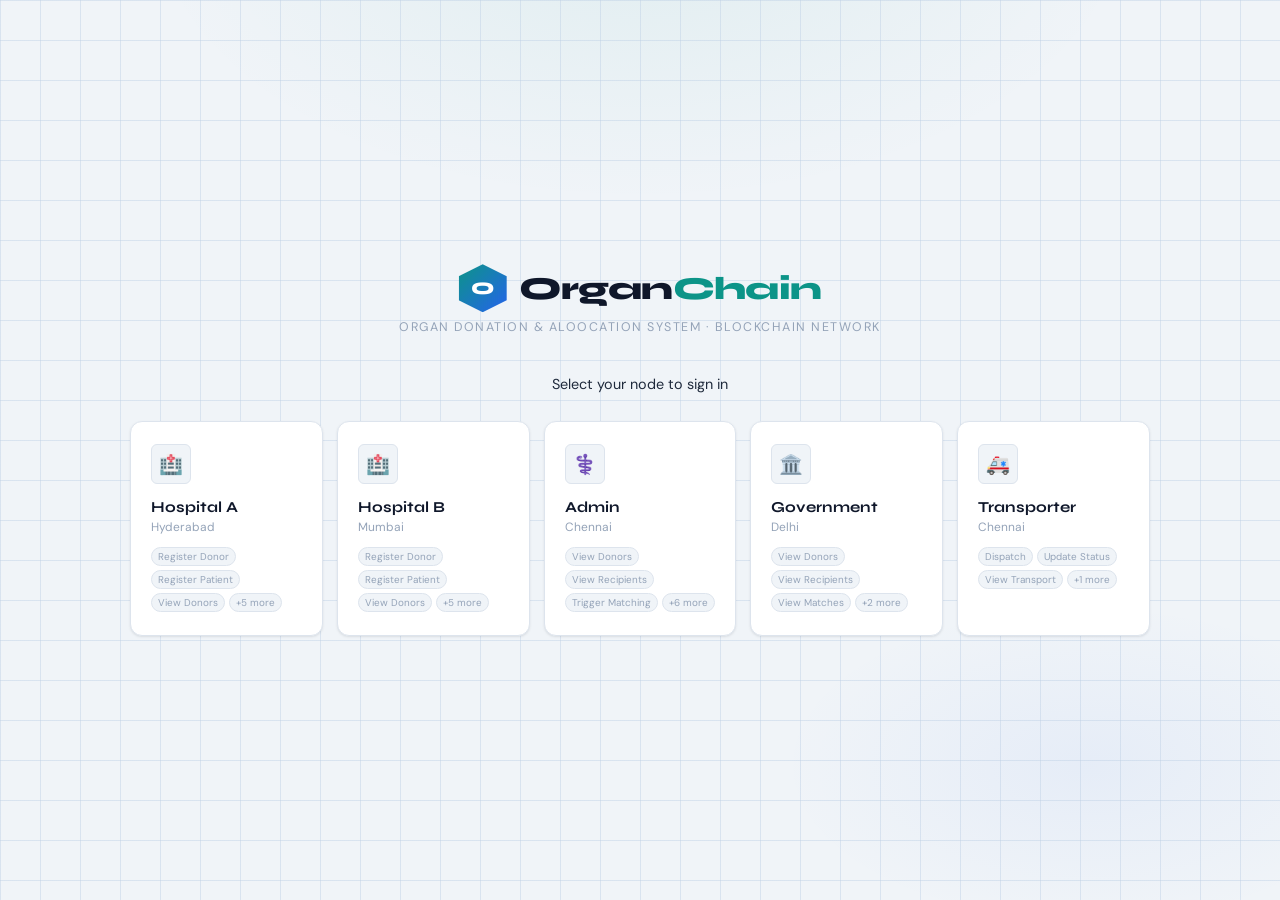
<file: clients/bin/main/static/index.html>
<!DOCTYPE html>
<html lang="en">
<head>
    <meta charset="UTF-8" />
    <meta name="viewport" content="width=device-width, initial-scale=1.0" />
    <title>OrganChain</title>
    <link rel="preconnect" href="https://fonts.googleapis.com" />
    <link rel="preconnect" href="https://fonts.gstatic.com" crossorigin />
    <link href="https://fonts.googleapis.com/css2?family=Syne:wght@400;500;600;700;800&family=Share+Tech+Mono&family=DM+Sans:wght@300;400;500;600&display=swap" rel="stylesheet" />
    <link rel="stylesheet" href="style.css" />
</head>
<body>

<!-- ══════════════════════════════════════════════════════════
     LOGIN PAGE
══════════════════════════════════════════════════════════ -->
<div id="login-page">
    <div class="login-grid-bg"></div>

    <div class="login-brand">
        <div class="logo-mark">
            <div class="logo-hex">O</div>
            <div class="logo-name">Organ<span>Chain</span></div>
        </div>
        <p class="login-subtitle">Organ Donation &amp; Aloocation System · Blockchain Network</p>
    </div>

    <p class="login-instruction">Select your node to sign in</p>

    <div class="role-grid" id="role-grid"></div>
</div>

<!-- ══════════════════════════════════════════════════════════
     CREDENTIALS MODAL
══════════════════════════════════════════════════════════ -->
<div class="modal-overlay" id="cred-modal">
    <div class="modal" style="max-width:420px">
        <div class="modal-header">
            <div class="modal-title">Sign In</div>
            <button class="modal-close" onclick="closeModal('cred-modal')">✕</button>
        </div>
        <div class="modal-body">
            <div class="cred-node-banner" id="cred-node-banner">
                <div class="cred-node-icon"></div>
                <div>
                    <div class="cred-node-name"></div>
                    <div class="cred-node-sub"></div>
                </div>
            </div>
            <div class="form-grid cols-1" style="gap:0.875rem">
                <div class="form-group">
                    <label>Username</label>
                    <input type="text" id="cred-username" autocomplete="username" />
                </div>
                <div class="form-group">
                    <label>Password</label>
                    <input type="password" id="cred-password" autocomplete="current-password" placeholder="Enter password" />
                </div>
            </div>
            <p id="cred-error" style="color:var(--red);font-size:0.78rem;margin-top:0.625rem;min-height:1.1em"></p>
        </div>
        <div class="modal-footer">
            <button class="btn btn-ghost" onclick="closeModal('cred-modal')">Cancel</button>
            <button class="btn btn-primary" onclick="submitCredentials()">Sign In →</button>
        </div>
    </div>
</div>

<!-- ══════════════════════════════════════════════════════════
     APP SHELL
══════════════════════════════════════════════════════════ -->
<div id="app">

    <!-- SIDEBAR -->
    <aside class="sidebar">
        <div class="sidebar-brand">
            <div class="logo-hex" style="width:30px;height:30px;font-size:0.65rem">O</div>
            <div class="brand-text">Organ<span>Chain</span></div>
        </div>

        <div class="sidebar-user" id="sidebar-user">
            <div id="user-badge" class="user-role-badge"></div>
            <div id="user-name" class="user-name"></div>
            <div id="user-location" class="user-location"></div>
        </div>

        <nav class="sidebar-nav" id="sidebar-nav"></nav>

        <div class="sidebar-footer">
            <button class="logout-btn" onclick="logout()">⏻ &nbsp;Sign Out</button>
        </div>
    </aside>

    <!-- MAIN -->
    <div class="main">
        <div class="topbar">
            <div class="topbar-title" id="topbar-title">Dashboard</div>
            <div class="topbar-actions">
                <span class="live-dot"></span>
                <span id="topbar-user-chip" class="topbar-user-chip"></span>
                <div class="relative">
                    <button class="notif-btn" onclick="toggleNotifPanel()" id="notif-btn">
                        🔔<span class="notif-dot" id="notif-dot"></span>
                    </button>
                    <div class="notif-panel" id="notif-panel">
                        <div class="notif-panel-header">
                            <span>Notifications</span>
                            <button class="btn btn-sm btn-ghost" onclick="clearNotifs()">Clear all</button>
                        </div>
                        <div id="notif-list"><div class="notif-empty">No notifications</div></div>
                    </div>
                </div>
                <button class="btn btn-sm btn-ghost" onclick="refreshCurrentPage()" title="Refresh">↻</button>
            </div>
        </div>

        <div class="content-area">

            <!-- ── DASHBOARD ── -->
            <div class="page" id="page-dashboard">
                <div class="section-header">
                    <div class="section-title">Dashboard</div>
                    <div class="section-count" id="last-refresh-time">—</div>
                    <button class="btn btn-ghost btn-sm ml-auto" onclick="loadDashboard()">↻ Refresh</button>
                </div>

                <div class="stat-grid">
                    <div class="stat-card" id="stat-card-donors" style="--stat-color:#0c9488">
                        <div class="stat-label">Available Donors</div>
                        <div class="stat-value" id="stat-donors">—</div>
                        <div class="stat-sub">organs ready for matching</div>
                    </div>
                    <div class="stat-card" id="stat-card-recipients" style="--stat-color:#2563eb">
                        <div class="stat-label">Waiting Recipients</div>
                        <div class="stat-value" id="stat-recipients">—</div>
                        <div class="stat-sub">patients on waitlist</div>
                    </div>
                    <div class="stat-card" id="stat-card-pending" style="--stat-color:#b45309">
                        <div class="stat-label">Pending Matches</div>
                        <div class="stat-value" id="stat-pending">—</div>
                        <div class="stat-sub">awaiting confirmation</div>
                    </div>
                    <div class="stat-card" id="stat-card-transport" style="--stat-color:#16a34a">
                        <div class="stat-label">Active Transports</div>
                        <div class="stat-value" id="stat-transport">—</div>
                        <div class="stat-sub">organs in transit</div>
                    </div>
                </div>

                <div class="dashboard-two-col">
                    <div class="card" id="dashboard-recent-matches">
                        <div class="card-header">
                            <div class="card-title">🔗 Recent Matches</div>
                            <button class="btn btn-sm btn-ghost" onclick="navigate('matching')">View all →</button>
                        </div>
                        <div id="recent-matches-list">
                            <div class="loading-row"><span class="spinner"></span> Loading…</div>
                        </div>
                    </div>

                    <div class="card" id="dashboard-viability">
                        <div class="card-header">
                            <div class="card-title">⏱️ Viability Timers</div>
                            <span class="badge badge-red" id="critical-count-badge" style="display:none">0 CRITICAL</span>
                        </div>
                        <div id="viability-list">
                            <div class="loading-row"><span class="spinner"></span> Loading…</div>
                        </div>
                    </div>
                </div>

                <div class="mt-3" id="dashboard-compat">
                    <div class="card">
                        <div class="card-header">
                            <div class="card-title">🩸 Blood Type Compatibility Reference</div>
                        </div>
                        <div id="compat-chart"></div>
                    </div>
                </div>
            </div>

            <!-- ── MY RECORDS ── -->
            <div class="page" id="page-my-records">
                <div class="section-header">
                    <div class="section-title">My Records</div>
                    <button class="btn btn-ghost btn-sm ml-auto" onclick="loadMyRecords()">↻ Refresh</button>
                </div>
                <div class="card">
                    <div id="my-records-content">
                        <div class="loading-row"><span class="spinner"></span> Loading…</div>
                    </div>
                </div>
            </div>

            <!-- ── DONORS ── -->
            <div class="page" id="page-donors">
                <div class="section-header">
                    <div class="section-title">Donor Registry</div>
                    <div class="section-count" id="donor-count">0</div>
                    <div class="ml-auto flex gap-2">
                        <button class="btn btn-primary" id="btn-register-donor" onclick="openDonorModal()">＋ Register Donor</button>
                    </div>
                </div>
                <div class="card">
                    <div class="filter-row">
                        <input type="text" placeholder="Search by location or ID…" id="donor-search" oninput="filterDonors()" />
                        <select id="donor-status-filter" onchange="filterDonors()">
                            <option value="">All Statuses</option>
                            <option value="AVAILABLE">Available</option>
                            <option value="ASSIGNED">Assigned</option>
                            <option value="EXPIRED">Expired</option>
                        </select>
                        <select id="donor-organ-filter" onchange="filterDonors()">
                            <option value="">All Organs</option>
                            <option>KIDNEY</option><option>LIVER</option><option>HEART</option>
                            <option>LUNG</option><option>PANCREAS</option><option>CORNEA</option>
                            <option>SMALL_INTESTINE</option>
                        </select>
                        <button class="btn btn-ghost btn-sm" onclick="loadDonors()">↻ Refresh</button>
                    </div>
                    <div class="table-wrap">
                        <table>
                            <thead>
                            <tr>
                                <th>ID</th><th>Organ</th><th>Blood</th><th>Age</th><th>Location</th>
                                <th>Type</th><th>Status</th><th>Registered By</th><th>Date</th><th>Action</th>
                            </tr>
                            </thead>
                            <tbody id="donor-tbody">
                            <tr><td colspan="10"><div class="loading-row"><span class="spinner"></span> Loading…</div></td></tr>
                            </tbody>
                        </table>
                    </div>
                </div>
            </div>

            <!-- ── RECIPIENTS ── -->
            <div class="page" id="page-recipients">
                <div class="section-header">
                    <div class="section-title">Recipient Waitlist</div>
                    <div class="section-count" id="recipient-count">0</div>
                    <div class="ml-auto flex gap-2">
                        <button class="btn btn-primary" id="btn-register-recipient" onclick="openRecipientModal()">＋ Register Recipient</button>
                    </div>
                </div>
                <div class="card">
                    <div class="filter-row">
                        <input type="text" placeholder="Search by location or ID…" id="recipient-search" oninput="filterRecipients()" />
                        <select id="recipient-status-filter" onchange="filterRecipients()">
                            <option value="">All Statuses</option>
                            <option value="WAITING">Waiting</option>
                            <option value="MATCHED">Matched</option>
                            <option value="TRANSPLANTED">Transplanted</option>
                            <option value="REMOVED">Removed</option>
                        </select>
                        <select id="recipient-organ-filter" onchange="filterRecipients()">
                            <option value="">All Organs</option>
                            <option>KIDNEY</option><option>LIVER</option><option>HEART</option>
                            <option>LUNG</option><option>PANCREAS</option><option>CORNEA</option>
                            <option>SMALL_INTESTINE</option>
                        </select>
                        <button class="btn btn-ghost btn-sm" onclick="loadRecipients()">↻ Refresh</button>
                    </div>
                    <div class="table-wrap">
                        <table>
                            <thead>
                            <tr>
                                <th>ID</th><th>Organ Needed</th><th>Blood</th><th>Age</th><th>Location</th>
                                <th>Condition</th><th>Serial</th><th>Paired</th><th>Status</th><th>Registered By</th><th>Action</th>
                            </tr>
                            </thead>
                            <tbody id="recipient-tbody">
                            <tr><td colspan="11"><div class="loading-row"><span class="spinner"></span> Loading…</div></td></tr>
                            </tbody>
                        </table>
                    </div>
                </div>
            </div>

            <!-- ── MATCHING ── -->
            <div class="page" id="page-matching">
                <div class="section-header">
                    <div class="section-title">Organ Matching</div>
                    <div class="section-count" id="match-count">0</div>
                </div>

                <div id="trigger-match-panel" style="display:none" class="mb-3">
                    <div class="card">
                        <div class="card-header"><div class="card-title">⚡ Run Matching Algorithm</div></div>
                        <p class="text-sm mb-3">Select an available donor to run Algorithm 1 against the waiting list.</p>
                        <div class="flex gap-2 items-center">
                            <select id="trigger-donor-select" style="min-width:320px">
                                <option value="">— Select Available Donor —</option>
                            </select>
                            <button class="btn btn-amber" onclick="triggerMatching()">🧬 Find Best Match</button>
                        </div>
                    </div>
                </div>

                <div class="card">
                    <div class="filter-row">
                        <select id="match-status-filter" onchange="filterMatches()">
                            <option value="">All Statuses</option>
                            <option value="PENDING_CONFIRMATION">Pending Confirmation</option>
                            <option value="CONFIRMED">Confirmed</option>
                            <option value="REJECTED">Rejected</option>
                        </select>
                        <button class="btn btn-ghost btn-sm" onclick="loadMatches()">↻ Refresh</button>
                    </div>
                    <div class="table-wrap">
                        <table>
                            <thead>
                            <tr>
                                <th>Match ID</th><th>Organ</th><th>Score</th><th>Cross-Match</th>
                                <th>Donor Hospital</th><th>Recipient Hospital</th><th>Status</th>
                                <th>Matched</th><th>Reason</th>
                                <th id="match-action-col" style="display:none">Action</th>
                            </tr>
                            </thead>
                            <tbody id="match-tbody">
                            <tr><td colspan="10"><div class="loading-row"><span class="spinner"></span> Loading…</div></td></tr>
                            </tbody>
                        </table>
                    </div>
                </div>
            </div>

            <!-- ── TRANSPORT ── -->
            <div class="page" id="page-transport">
                <div class="section-header">
                    <div class="section-title">Transport Tracking</div>
                    <div class="section-count" id="transport-count">0</div>
                </div>

                <div id="dispatch-panel" style="display:none" class="mb-3">
                    <div class="card">
                        <div class="card-header"><div class="card-title">🚑 Dispatch Transport</div></div>
                        <div class="flex gap-2 items-center">
                            <select id="dispatch-match-select" style="min-width:320px">
                                <option value="">— Select Confirmed Match —</option>
                            </select>
                            <button class="btn btn-primary" onclick="dispatchTransport()">Dispatch →</button>
                        </div>
                    </div>
                </div>

                <div id="transport-cards" class="stat-grid" style="grid-template-columns:repeat(auto-fill,minmax(310px,1fr))"></div>
                <div id="transport-empty" class="empty-state" style="display:none">
                    <div class="empty-icon">🚚</div>
                    <p>No active transports</p>
                </div>
            </div>

            <!-- ── AUDIT TRAIL ── -->
            <div class="page" id="page-audit">
                <div class="section-header">
                    <div class="section-title">Audit Trail</div>
                    <button class="btn btn-ghost btn-sm ml-auto" onclick="buildAuditTrail()">↻ Rebuild</button>
                </div>
                <div class="card">
                    <p class="text-sm mb-3">
                        All records are reconstructed from immutable on-chain states, notary-verified on the blockchain network.
                    </p>
                    <div id="audit-entries"></div>
                </div>
            </div>

            <!-- ── SETTINGS ── -->
            <div class="page" id="page-settings">
                <div class="section-header"><div class="section-title">Settings</div></div>
                <div class="card">

                    <div class="settings-section">
                        <h3>API Configuration</h3>
                        <div class="form-grid cols-1" style="max-width:480px">
                            <div class="form-group">
                                <label>Server URL</label>
                                <input type="text" id="settings-api-url" value="http://localhost:8080" />
                                <p class="form-hint">Address of the Spring Boot REST server connected to your Corda node</p>
                            </div>
                        </div>
                        <div class="mt-2 flex gap-2">
                            <button class="btn btn-primary" onclick="saveSettings()">Save</button>
                            <button class="btn btn-ghost" onclick="testConnection()">Test Connection</button>
                        </div>
                    </div>

                    <div class="settings-section">
                        <h3>Matching Algorithm Weights</h3>
                        <div class="score-breakdown">
                            <div class="score-row"><span class="score-row-label">Location Match (deceased)</span><div class="score-bar-bg"><div class="score-bar-fill" style="width:75%"></div></div><span class="score-row-val">+15 pts</span></div>
                            <div class="score-row"><span class="score-row-label">Paired Donor (KPE)</span><div class="score-bar-bg"><div class="score-bar-fill" style="width:100%"></div></div><span class="score-row-val">+20 pts</span></div>
                            <div class="score-row"><span class="score-row-label">Size (BMI ≤ 5 diff)</span><div class="score-bar-bg"><div class="score-bar-fill" style="width:75%"></div></div><span class="score-row-val">+15 pts</span></div>
                            <div class="score-row"><span class="score-row-label">Age (≤ 15 yr diff)</span><div class="score-bar-bg"><div class="score-bar-fill" style="width:50%"></div></div><span class="score-row-val">+10 pts</span></div>
                            <div class="score-row"><span class="score-row-label">Urgency (score × 5)</span><div class="score-bar-bg"><div class="score-bar-fill" style="width:100%;background:var(--amber)"></div></div><span class="score-row-val">+5–50 pts</span></div>
                        </div>
                        <p class="form-hint mt-2">Hard gates: blood-type compatibility (pre-filter) and cross-match test (post-score).</p>
                    </div>

                </div>
            </div>

        </div><!-- /content-area -->
    </div><!-- /main -->
</div><!-- /app -->

<!-- ══════════════════════════════════════════════════════════
     MODALS
══════════════════════════════════════════════════════════ -->

<!-- Register Donor -->
<div class="modal-overlay" id="donor-modal">
    <div class="modal">
        <div class="modal-header">
            <div class="modal-title">Register Donor</div>
            <button class="modal-close" onclick="closeModal('donor-modal')">✕</button>
        </div>
        <div class="modal-body">
            <div class="form-grid">
                <div class="form-group"><label>Full Name *</label><input type="text" id="d-name" placeholder="Patient name" /></div>
                <div class="form-group"><label>Contact *</label><input type="text" id="d-contact" placeholder="Phone or email" /></div>
                <div class="form-group">
                    <label>Blood Type *</label>
                    <select id="d-blood">
                        <option value="">— Select —</option>
                        <option>A_POSITIVE</option><option>A_NEGATIVE</option>
                        <option>B_POSITIVE</option><option>B_NEGATIVE</option>
                        <option>AB_POSITIVE</option><option>AB_NEGATIVE</option>
                        <option>O_POSITIVE</option><option>O_NEGATIVE</option>
                    </select>
                </div>
                <div class="form-group">
                    <label>Organ Type *</label>
                    <select id="d-organ">
                        <option value="">— Select —</option>
                        <option>KIDNEY</option><option>LIVER</option><option>HEART</option>
                        <option>LUNG</option><option>PANCREAS</option><option>CORNEA</option>
                        <option>SMALL_INTESTINE</option>
                    </select>
                </div>
                <div class="form-group"><label>Age *</label><input type="number" id="d-age" min="0" max="120" placeholder="Years" /></div>
                <div class="form-group"><label>Weight (kg) *</label><input type="number" id="d-weight" step="0.1" min="1" placeholder="e.g. 65.5" /></div>
                <div class="form-group"><label>Height (cm) *</label><input type="number" id="d-height" step="0.1" min="50" placeholder="e.g. 170" /></div>
                <div class="form-group"><label>Location (City) *</label><input type="text" id="d-location" placeholder="e.g. Hyderabad" /></div>
                <div class="form-group full">
                    <div class="checkbox-row">
                        <input type="checkbox" id="d-deceased" />
                        <label for="d-deceased">Deceased Donor — grants +15 pts location-match bonus</label>
                    </div>
                </div>
            </div>
            <div class="divider"></div>
            <p class="form-hint">Name and contact are AES-256-GCM encrypted before writing to the ledger.</p>
        </div>
        <div class="modal-footer">
            <button class="btn btn-ghost" onclick="closeModal('donor-modal')">Cancel</button>
            <button class="btn btn-primary" onclick="registerDonor()">Register on Ledger</button>
        </div>
    </div>
</div>

<!-- Register Recipient -->
<div class="modal-overlay" id="recipient-modal">
    <div class="modal">
        <div class="modal-header">
            <div class="modal-title">Register Recipient</div>
            <button class="modal-close" onclick="closeModal('recipient-modal')">✕</button>
        </div>
        <div class="modal-body">
            <div class="form-grid">
                <div class="form-group"><label>Full Name *</label><input type="text" id="r-name" placeholder="Patient name" /></div>
                <div class="form-group"><label>Contact *</label><input type="text" id="r-contact" placeholder="Phone or email" /></div>
                <div class="form-group">
                    <label>Blood Type *</label>
                    <select id="r-blood">
                        <option value="">— Select —</option>
                        <option>A_POSITIVE</option><option>A_NEGATIVE</option>
                        <option>B_POSITIVE</option><option>B_NEGATIVE</option>
                        <option>AB_POSITIVE</option><option>AB_NEGATIVE</option>
                        <option>O_POSITIVE</option><option>O_NEGATIVE</option>
                    </select>
                </div>
                <div class="form-group">
                    <label>Organ Needed *</label>
                    <select id="r-organ">
                        <option value="">— Select —</option>
                        <option>KIDNEY</option><option>LIVER</option><option>HEART</option>
                        <option>LUNG</option><option>PANCREAS</option><option>CORNEA</option>
                        <option>SMALL_INTESTINE</option>
                    </select>
                </div>
                <div class="form-group"><label>Age *</label><input type="number" id="r-age" min="0" max="120" /></div>
                <div class="form-group"><label>Weight (kg) *</label><input type="number" id="r-weight" step="0.1" /></div>
                <div class="form-group"><label>Height (cm) *</label><input type="number" id="r-height" step="0.1" /></div>
                <div class="form-group"><label>Location (City) *</label><input type="text" id="r-location" placeholder="e.g. Mumbai" /></div>
                <div class="form-group">
                    <label>Condition Score (1–10) *</label>
                    <input type="number" id="r-condition" min="1" max="10" placeholder="10 = most critical" />
                    <p class="form-hint">Urgency weight = score × 5 pts (max 50)</p>
                </div>
                <div class="form-group">
                    <label>Waitlist Serial # *</label>
                    <input type="number" id="r-serial" min="1" placeholder="e.g. 1" />
                    <p class="form-hint">Lower serial = higher tie-break priority</p>
                </div>
                <div class="form-group full">
                    <div class="checkbox-row">
                        <input type="checkbox" id="r-paired" />
                        <label for="r-paired">Has Paired Donor — Kidney Paired Exchange (+20 pts)</label>
                    </div>
                </div>
            </div>
            <div class="divider"></div>
            <p class="form-hint">Name and contact are AES-256-GCM encrypted before writing to the ledger.</p>
        </div>
        <div class="modal-footer">
            <button class="btn btn-ghost" onclick="closeModal('recipient-modal')">Cancel</button>
            <button class="btn btn-primary" onclick="registerRecipient()">Register on Ledger</button>
        </div>
    </div>
</div>

<!-- Reject Match -->
<div class="modal-overlay" id="reject-modal">
    <div class="modal" style="max-width:420px">
        <div class="modal-header">
            <div class="modal-title">Reject Match</div>
            <button class="modal-close" onclick="closeModal('reject-modal')">✕</button>
        </div>
        <div class="modal-body">
            <div class="form-group">
                <label>Rejection Reason *</label>
                <textarea id="reject-reason" rows="4" placeholder="e.g. Cross-match failure, patient condition changed…"></textarea>
            </div>
            <input type="hidden" id="reject-match-id" />
        </div>
        <div class="modal-footer">
            <button class="btn btn-ghost" onclick="closeModal('reject-modal')">Cancel</button>
            <button class="btn btn-danger" onclick="confirmReject()">Confirm Rejection</button>
        </div>
    </div>
</div>

<!-- Score Breakdown -->
<div class="modal-overlay" id="score-modal">
    <div class="modal" style="max-width:420px">
        <div class="modal-header">
            <div class="modal-title">Match Score Breakdown</div>
            <button class="modal-close" onclick="closeModal('score-modal')">✕</button>
        </div>
        <div class="modal-body">
            <div id="score-modal-content"></div>
        </div>
    </div>
</div>

<!-- Update Transport Status -->
<div class="modal-overlay" id="transport-update-modal">
    <div class="modal" style="max-width:360px">
        <div class="modal-header">
            <div class="modal-title">Update Transport Status</div>
            <button class="modal-close" onclick="closeModal('transport-update-modal')">✕</button>
        </div>
        <div class="modal-body">
            <div class="form-group">
                <label>New Status</label>
                <select id="transport-new-status">
                    <option value="IN_TRANSIT">In Transit</option>
                    <option value="DELIVERED">Delivered</option>
                    <option value="FAILED">Failed</option>
                </select>
            </div>
            <input type="hidden" id="update-transport-id" />
        </div>
        <div class="modal-footer">
            <button class="btn btn-ghost" onclick="closeModal('transport-update-modal')">Cancel</button>
            <button class="btn btn-primary" onclick="submitTransportUpdate()">Update</button>
        </div>
    </div>
</div>

<div id="toast-container"></div>
<script src="app.js"></script>
</body>
</html>
</file>
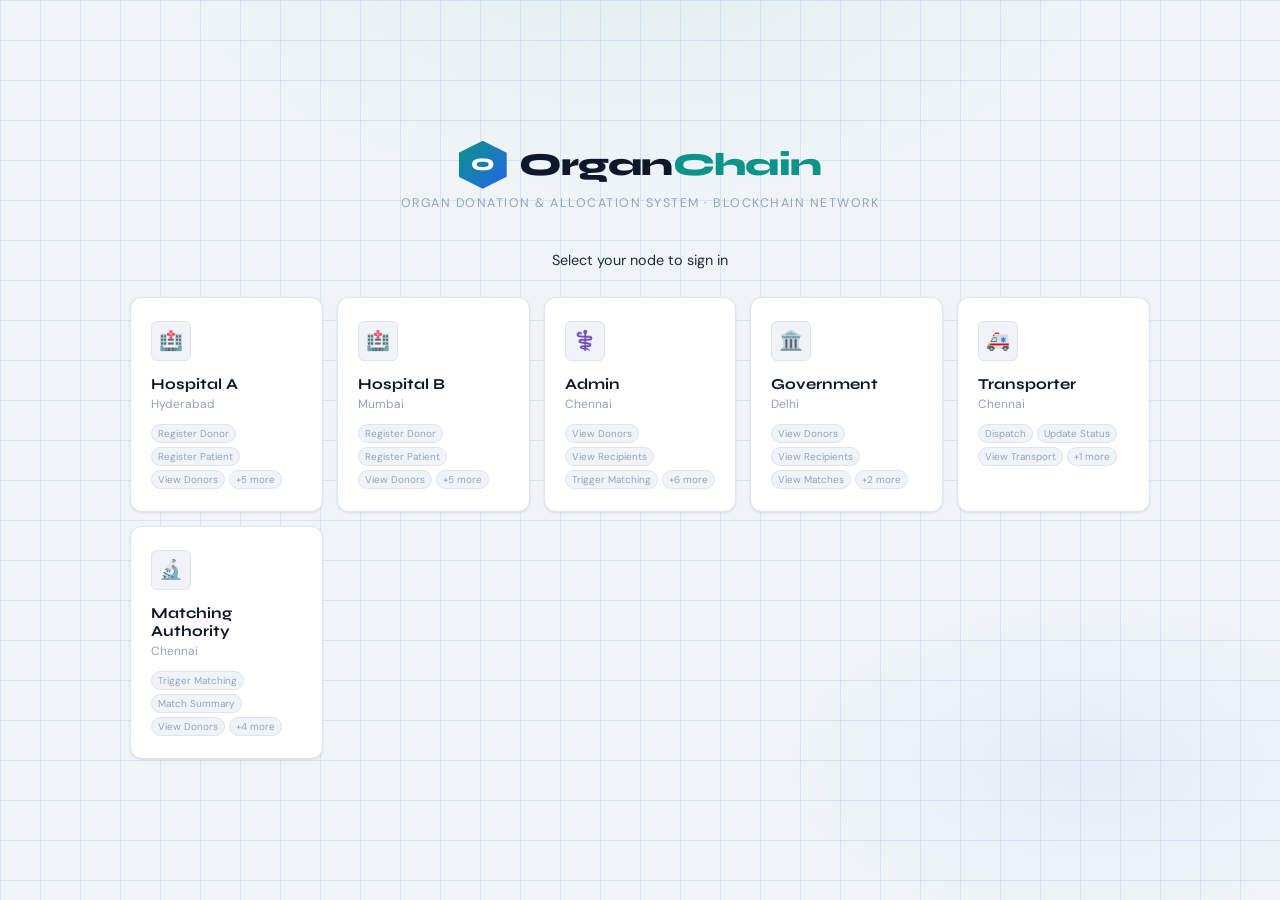
<file: clients/src/main/resources/static/index.html>
<!DOCTYPE html>
<html lang="en">
<head>
    <meta charset="UTF-8" />
    <meta name="viewport" content="width=device-width, initial-scale=1.0" />
    <title>OrganChain</title>
    <link rel="preconnect" href="https://fonts.googleapis.com" />
    <link rel="preconnect" href="https://fonts.gstatic.com" crossorigin />
    <link href="https://fonts.googleapis.com/css2?family=Syne:wght@400;500;600;700;800&family=Share+Tech+Mono&family=DM+Sans:wght@300;400;500;600&display=swap" rel="stylesheet" />
    <link rel="stylesheet" href="style.css" />
</head>
<body>

<!-- ══════════════════════════════════════════════════════════
     LOGIN PAGE
══════════════════════════════════════════════════════════ -->
<div id="login-page">
    <div class="login-grid-bg"></div>

    <div class="login-brand">
        <div class="logo-mark">
            <div class="logo-hex">O</div>
            <div class="logo-name">Organ<span>Chain</span></div>
        </div>
        <p class="login-subtitle">Organ Donation &amp; Allocation System · Blockchain Network</p>
    </div>

    <p class="login-instruction">Select your node to sign in</p>

    <div class="role-grid" id="role-grid"></div>
</div>

<!-- ══════════════════════════════════════════════════════════
     CREDENTIALS MODAL
══════════════════════════════════════════════════════════ -->
<div class="modal-overlay" id="cred-modal">
    <div class="modal" style="max-width:420px">
        <div class="modal-header">
            <div class="modal-title">Sign In</div>
            <button class="modal-close" onclick="closeModal('cred-modal')">✕</button>
        </div>
        <div class="modal-body">
            <div class="cred-node-banner" id="cred-node-banner">
                <div class="cred-node-icon"></div>
                <div>
                    <div class="cred-node-name"></div>
                    <div class="cred-node-sub"></div>
                </div>
            </div>
            <div class="form-grid cols-1" style="gap:0.875rem">
                <div class="form-group">
                    <label>Username</label>
                    <input type="text" id="cred-username" autocomplete="username" />
                </div>
                <div class="form-group">
                    <label>Password</label>
                    <input type="password" id="cred-password" autocomplete="current-password" placeholder="Enter password" />
                </div>
            </div>
            <p id="cred-error" style="color:var(--red);font-size:0.78rem;margin-top:0.625rem;min-height:1.1em"></p>
        </div>
        <div class="modal-footer">
            <button class="btn btn-ghost" onclick="closeModal('cred-modal')">Cancel</button>
            <button class="btn btn-primary" onclick="submitCredentials()">Sign In →</button>
        </div>
    </div>
</div>

<!-- ══════════════════════════════════════════════════════════
     APP SHELL
══════════════════════════════════════════════════════════ -->
<div id="app">

    <!-- SIDEBAR -->
    <aside class="sidebar">
        <div class="sidebar-brand">
            <div class="logo-hex" style="width:30px;height:30px;font-size:0.65rem">O</div>
            <div class="brand-text">Organ<span>Chain</span></div>
        </div>

        <div class="sidebar-user" id="sidebar-user">
            <div id="user-badge" class="user-role-badge"></div>
            <div id="user-name" class="user-name"></div>
            <div id="user-location" class="user-location"></div>
        </div>

        <nav class="sidebar-nav" id="sidebar-nav"></nav>

        <div class="sidebar-footer">
            <button class="logout-btn" onclick="logout()">⏻ &nbsp;Sign Out</button>
        </div>
    </aside>

    <!-- MAIN -->
    <div class="main">
        <div class="topbar">
            <div class="topbar-title" id="topbar-title">Dashboard</div>
            <div class="topbar-actions">
                <span class="live-dot"></span>
                <span id="topbar-user-chip" class="topbar-user-chip"></span>
                <div class="relative">
                    <button class="notif-btn" onclick="toggleNotifPanel()" id="notif-btn">
                        🔔<span class="notif-dot" id="notif-dot"></span>
                    </button>
                    <div class="notif-panel" id="notif-panel">
                        <div class="notif-panel-header">
                            <span>Notifications</span>
                            <button class="btn btn-sm btn-ghost" onclick="clearNotifs()">Clear all</button>
                        </div>
                        <div id="notif-list"><div class="notif-empty">No notifications</div></div>
                    </div>
                </div>
                <button class="btn btn-sm btn-ghost" onclick="toggleDarkMode()" title="Toggle dark mode">🌙</button>
                <button class="btn btn-sm btn-ghost" onclick="refreshCurrentPage()" title="Refresh">↻</button>
            </div>
        </div>

        <div class="content-area">

            <!-- ── DASHBOARD ── -->
            <div class="page" id="page-dashboard">
                <div class="section-header">
                    <div class="section-title">Dashboard</div>
                    <div class="section-count" id="last-refresh-time">—</div>
                    <button class="btn btn-ghost btn-sm ml-auto" onclick="loadDashboard()">↻ Refresh</button>
                </div>

                <div class="stat-grid">
                    <div class="stat-card" id="stat-card-donors" style="--stat-color:#0c9488">
                        <div class="stat-label">Available Donors</div>
                        <div class="stat-value" id="stat-donors">—</div>
                        <div class="stat-sub">organs ready for matching</div>
                    </div>
                    <div class="stat-card" id="stat-card-recipients" style="--stat-color:#2563eb">
                        <div class="stat-label">Waiting Recipients</div>
                        <div class="stat-value" id="stat-recipients">—</div>
                        <div class="stat-sub">patients on waitlist</div>
                    </div>
                    <div class="stat-card" id="stat-card-pending" style="--stat-color:#b45309">
                        <div class="stat-label">Pending Matches</div>
                        <div class="stat-value" id="stat-pending">—</div>
                        <div class="stat-sub">awaiting confirmation</div>
                    </div>
                    <div class="stat-card" id="stat-card-transport" style="--stat-color:#16a34a">
                        <div class="stat-label">Active Transports</div>
                        <div class="stat-value" id="stat-transport">—</div>
                        <div class="stat-sub">organs in transit</div>
                    </div>
                </div>

                <div class="dashboard-two-col">
                    <div class="card" id="dashboard-recent-matches">
                        <div class="card-header">
                            <div class="card-title">🔗 Recent Matches</div>
                            <button class="btn btn-sm btn-ghost" onclick="navigate('matching')">View all →</button>
                        </div>
                        <div id="recent-matches-list">
                            <div class="loading-row"><span class="spinner"></span> Loading…</div>
                        </div>
                    </div>

                    <div class="card" id="dashboard-viability">
                        <div class="card-header">
                            <div class="card-title">⏱️ Viability Timers</div>
                            <span class="badge badge-red" id="critical-count-badge" style="display:none">0 CRITICAL</span>
                        </div>
                        <div id="viability-list">
                            <div class="loading-row"><span class="spinner"></span> Loading…</div>
                        </div>
                    </div>
                </div>

                <div class="mt-3" id="dashboard-compat">
                    <div class="card">
                        <div class="card-header">
                            <div class="card-title">🩸 Blood Type Compatibility Reference</div>
                        </div>
                        <div id="compat-chart"></div>
                    </div>
                </div>
            </div>

            <!-- ── MY RECORDS ── -->
            <div class="page" id="page-my-records">
                <div class="section-header">
                    <div class="section-title">My Records</div>
                    <button class="btn btn-ghost btn-sm ml-auto" onclick="loadMyRecords()">↻ Refresh</button>
                </div>
                <div class="card">
                    <div id="my-records-content">
                        <div class="loading-row"><span class="spinner"></span> Loading…</div>
                    </div>
                </div>
            </div>

            <!-- ── DONORS ── -->
            <div class="page" id="page-donors">
                <div class="section-header">
                    <div class="section-title">Donor Registry</div>
                    <div class="section-count" id="donor-count">0</div>
                    <div class="ml-auto flex gap-2">
                        <button class="btn btn-primary" id="btn-register-donor" onclick="openDonorModal()">＋ Register Donor</button>
                    </div>
                </div>
                <div class="card">
                    <div class="filter-row">
                        <input type="text" placeholder="Search by location or ID…" id="donor-search" oninput="filterDonors()" />
                        <select id="donor-status-filter" onchange="filterDonors()">
                            <option value="">All Statuses</option>
                            <option value="AVAILABLE">Available</option>
                            <option value="ASSIGNED">Assigned</option>
                            <option value="EXPIRED">Expired</option>
                        </select>
                        <select id="donor-organ-filter" onchange="filterDonors()">
                            <option value="">All Organs</option>
                            <option>KIDNEY</option><option>LIVER</option><option>HEART</option>
                            <option>LUNG</option><option>PANCREAS</option><option>CORNEA</option>
                            <option>SMALL_INTESTINE</option>
                        </select>
                        <button class="btn btn-ghost btn-sm" onclick="loadDonors()">↻ Refresh</button>
                    </div>
                    <div class="table-wrap">
                        <table>
                            <thead>
                            <tr>
                                <th>ID</th><th>Organ</th><th>Blood</th><th>Age</th><th>Location</th>
                                <th>Type</th><th>Status</th><th>Registered By</th><th>Date</th><th>Action</th>
                            </tr>
                            </thead>
                            <tbody id="donor-tbody">
                            <tr><td colspan="10"><div class="loading-row"><span class="spinner"></span> Loading…</div></td></tr>
                            </tbody>
                        </table>
                    </div>
                </div>
            </div>

            <!-- ── RECIPIENTS ── -->
            <div class="page" id="page-recipients">
                <div class="section-header">
                    <div class="section-title">Recipient Waitlist</div>
                    <div class="section-count" id="recipient-count">0</div>
                    <div class="ml-auto flex gap-2">
                        <button class="btn btn-primary" id="btn-register-recipient" onclick="openRecipientModal()">＋ Register Recipient</button>
                    </div>
                </div>
                <div class="card">
                    <div class="filter-row">
                        <input type="text" placeholder="Search by location or ID…" id="recipient-search" oninput="filterRecipients()" />
                        <select id="recipient-status-filter" onchange="filterRecipients()">
                            <option value="">All Statuses</option>
                            <option value="WAITING">Waiting</option>
                            <option value="MATCHED">Matched</option>
                            <option value="TRANSPLANTED">Transplanted</option>
                            <option value="REMOVED">Removed</option>
                        </select>
                        <select id="recipient-organ-filter" onchange="filterRecipients()">
                            <option value="">All Organs</option>
                            <option>KIDNEY</option><option>LIVER</option><option>HEART</option>
                            <option>LUNG</option><option>PANCREAS</option><option>CORNEA</option>
                            <option>SMALL_INTESTINE</option>
                        </select>
                        <button class="btn btn-ghost btn-sm" onclick="loadRecipients()">↻ Refresh</button>
                    </div>
                    <div class="table-wrap">
                        <table>
                            <thead>
                            <tr>
                                <th>ID</th><th>Organ Needed</th><th>Blood</th><th>Age</th><th>Location</th>
                                <th>Condition</th><th>Serial</th><th>Paired</th><th>Status</th><th>Registered By</th><th>Action</th>
                            </tr>
                            </thead>
                            <tbody id="recipient-tbody">
                            <tr><td colspan="11"><div class="loading-row"><span class="spinner"></span> Loading…</div></td></tr>
                            </tbody>
                        </table>
                    </div>
                </div>
            </div>

            <!-- ── MATCHING ── -->
            <div class="page" id="page-matching">
                <div class="section-header">
                    <div class="section-title">Organ Matching</div>
                    <div class="section-count" id="match-count">0</div>
                </div>

                <div id="trigger-match-panel" style="display:none" class="mb-3">
                    <div class="card">
                        <div class="card-header"><div class="card-title">⚡ Run Matching Algorithm</div></div>
                        <p class="text-sm mb-3">Select an available donor to run Algorithm 1 against the waiting list.</p>
                        <div class="flex gap-2 items-center">
                            <select id="trigger-donor-select" style="min-width:320px">
                                <option value="">— Select Available Donor —</option>
                            </select>
                            <button class="btn btn-amber" onclick="triggerMatching()">🧬 Find Best Match</button>
                        </div>
                    </div>
                </div>

                <div class="card">
                    <div class="filter-row">
                        <select id="match-status-filter" onchange="filterMatches()">
                            <option value="">All Statuses</option>
                            <option value="PENDING_CONFIRMATION">Pending Confirmation</option>
                            <option value="CONFIRMED">Confirmed</option>
                            <option value="REJECTED">Rejected</option>
                        </select>
                        <button class="btn btn-ghost btn-sm" onclick="loadMatches()">↻ Refresh</button>
                    </div>
                    <div class="table-wrap">
                        <table>
                            <thead>
                            <tr>
                                <th>Match ID</th><th>Organ</th><th>Score</th><th>Cross-Match</th>
                                <th>Donor Hospital</th><th>Recipient Hospital</th><th>Status</th>
                                <th>Matched</th><th>Reason</th>
                                <th id="match-action-col" style="display:none">Action</th>
                            </tr>
                            </thead>
                            <tbody id="match-tbody">
                            <tr><td colspan="10"><div class="loading-row"><span class="spinner"></span> Loading…</div></td></tr>
                            </tbody>
                        </table>
                    </div>
                </div>
            </div>

            <!-- ── TRANSPORT ── -->
            <div class="page" id="page-transport">
                <div class="section-header">
                    <div class="section-title">Transport Tracking</div>
                    <div class="section-count" id="transport-count">0</div>
                </div>

                <div id="dispatch-panel" style="display:none" class="mb-3">
                    <div class="card">
                        <div class="card-header"><div class="card-title">🚑 Dispatch Transport</div></div>
                        <div class="flex gap-2 items-center">
                            <select id="dispatch-match-select" style="min-width:320px">
                                <option value="">— Select Confirmed Match —</option>
                            </select>
                            <button class="btn btn-primary" onclick="dispatchTransport()">Dispatch →</button>
                        </div>
                    </div>
                </div>

                <div id="transport-cards" class="stat-grid" style="grid-template-columns:repeat(auto-fill,minmax(310px,1fr))"></div>
                <div id="transport-empty" class="empty-state" style="display:none">
                    <div class="empty-icon">🚚</div>
                    <p>No active transports</p>
                </div>
            </div>

            <!-- ── AUDIT TRAIL ── -->
            <div class="page" id="page-audit">
                <div class="section-header">
                    <div class="section-title">Audit Trail</div>
                    <button class="btn btn-ghost btn-sm ml-auto" onclick="buildAuditTrail()">↻ Rebuild</button>
                </div>
                <div class="card">
                    <p class="text-sm mb-3">
                        All records are reconstructed from immutable on-chain states, notary-verified on the blockchain network.
                    </p>
                    <div id="audit-entries"></div>
                </div>
            </div>

            <!-- ── SETTINGS ── -->
            <div class="page" id="page-settings">
                <div class="section-header"><div class="section-title">Settings</div></div>
                <div class="card">

                    <div class="settings-section">
                        <h3>API Configuration</h3>
                        <div class="form-grid cols-1" style="max-width:480px">
                            <div class="form-group">
                                <label>Server URL</label>
                                <input type="text" id="settings-api-url" value="http://localhost:8080" />
                                <p class="form-hint">Address of the Spring Boot REST server connected to your Corda node</p>
                            </div>
                        </div>
                        <div class="mt-2 flex gap-2">
                            <button class="btn btn-primary" onclick="saveSettings()">Save</button>
                            <button class="btn btn-ghost" onclick="testConnection()">Test Connection</button>
                        </div>
                    </div>

                    <div class="settings-section">
                        <h3>Matching Algorithm Weights</h3>
                        <div class="score-breakdown">
                            <div class="score-row"><span class="score-row-label">Location Match (deceased)</span><div class="score-bar-bg"><div class="score-bar-fill" style="width:75%"></div></div><span class="score-row-val">+15 pts</span></div>
                            <div class="score-row"><span class="score-row-label">Paired Donor (KPE)</span><div class="score-bar-bg"><div class="score-bar-fill" style="width:100%"></div></div><span class="score-row-val">+20 pts</span></div>
                            <div class="score-row"><span class="score-row-label">Size (BMI ≤ 5 diff)</span><div class="score-bar-bg"><div class="score-bar-fill" style="width:75%"></div></div><span class="score-row-val">+15 pts</span></div>
                            <div class="score-row"><span class="score-row-label">Age (≤ 15 yr diff)</span><div class="score-bar-bg"><div class="score-bar-fill" style="width:50%"></div></div><span class="score-row-val">+10 pts</span></div>
                            <div class="score-row"><span class="score-row-label">Urgency (score × 5)</span><div class="score-bar-bg"><div class="score-bar-fill" style="width:100%;background:var(--amber)"></div></div><span class="score-row-val">+5–50 pts</span></div>
                        </div>
                        <p class="form-hint mt-2">Hard gates: blood-type compatibility (pre-filter) and cross-match test (post-score).</p>
                    </div>

                </div>
            </div>

        </div><!-- /content-area -->
    </div><!-- /main -->
</div><!-- /app -->

<!-- ══════════════════════════════════════════════════════════
     MODALS
══════════════════════════════════════════════════════════ -->

<!-- Register Donor -->
<div class="modal-overlay" id="donor-modal">
    <div class="modal">
        <div class="modal-header">
            <div class="modal-title">Register Donor</div>
            <button class="modal-close" onclick="closeModal('donor-modal')">✕</button>
        </div>
        <div class="modal-body">
            <div class="form-grid">
                <div class="form-group"><label>Full Name *</label><input type="text" id="d-name" placeholder="Patient name" /></div>
                <div class="form-group"><label>Contact *</label><input type="text" id="d-contact" placeholder="Phone or email" /></div>
                <div class="form-group">
                    <label>Blood Type *</label>
                    <select id="d-blood">
                        <option value="">— Select —</option>
                        <option>A_POSITIVE</option><option>A_NEGATIVE</option>
                        <option>B_POSITIVE</option><option>B_NEGATIVE</option>
                        <option>AB_POSITIVE</option><option>AB_NEGATIVE</option>
                        <option>O_POSITIVE</option><option>O_NEGATIVE</option>
                    </select>
                </div>
                <div class="form-group">
                    <label>Organ Type *</label>
                    <select id="d-organ">
                        <option value="">— Select —</option>
                        <option>KIDNEY</option><option>LIVER</option><option>HEART</option>
                        <option>LUNG</option><option>PANCREAS</option><option>CORNEA</option>
                        <option>SMALL_INTESTINE</option>
                    </select>
                </div>
                <div class="form-group"><label>Age *</label><input type="number" id="d-age" min="0" max="120" placeholder="Years" /></div>
                <div class="form-group"><label>Weight (kg) *</label><input type="number" id="d-weight" step="0.1" min="1" placeholder="e.g. 65.5" /></div>
                <div class="form-group"><label>Height (cm) *</label><input type="number" id="d-height" step="0.1" min="50" placeholder="e.g. 170" /></div>
                <div class="form-group"><label>Location (City) *</label><input type="text" id="d-location" placeholder="e.g. Hyderabad" /></div>
                <div class="form-group full">
                    <div class="checkbox-row">
                        <input type="checkbox" id="d-deceased" />
                        <label for="d-deceased">Deceased Donor — grants +15 pts location-match bonus</label>
                    </div>
                </div>
            </div>
            <div class="divider"></div>
            <p class="form-hint">Name and contact are AES-256-GCM encrypted before writing to the ledger.</p>
        </div>
        <div class="modal-footer">
            <button class="btn btn-ghost" onclick="closeModal('donor-modal')">Cancel</button>
            <button class="btn btn-primary" onclick="registerDonor()">Register on Ledger</button>
        </div>
    </div>
</div>

<!-- Register Recipient -->
<div class="modal-overlay" id="recipient-modal">
    <div class="modal">
        <div class="modal-header">
            <div class="modal-title">Register Recipient</div>
            <button class="modal-close" onclick="closeModal('recipient-modal')">✕</button>
        </div>
        <div class="modal-body">
            <div class="form-grid">
                <div class="form-group"><label>Full Name *</label><input type="text" id="r-name" placeholder="Patient name" /></div>
                <div class="form-group"><label>Contact *</label><input type="text" id="r-contact" placeholder="Phone or email" /></div>
                <div class="form-group">
                    <label>Blood Type *</label>
                    <select id="r-blood">
                        <option value="">— Select —</option>
                        <option>A_POSITIVE</option><option>A_NEGATIVE</option>
                        <option>B_POSITIVE</option><option>B_NEGATIVE</option>
                        <option>AB_POSITIVE</option><option>AB_NEGATIVE</option>
                        <option>O_POSITIVE</option><option>O_NEGATIVE</option>
                    </select>
                </div>
                <div class="form-group">
                    <label>Organ Needed *</label>
                    <select id="r-organ">
                        <option value="">— Select —</option>
                        <option>KIDNEY</option><option>LIVER</option><option>HEART</option>
                        <option>LUNG</option><option>PANCREAS</option><option>CORNEA</option>
                        <option>SMALL_INTESTINE</option>
                    </select>
                </div>
                <div class="form-group"><label>Age *</label><input type="number" id="r-age" min="0" max="120" /></div>
                <div class="form-group"><label>Weight (kg) *</label><input type="number" id="r-weight" step="0.1" /></div>
                <div class="form-group"><label>Height (cm) *</label><input type="number" id="r-height" step="0.1" /></div>
                <div class="form-group"><label>Location (City) *</label><input type="text" id="r-location" placeholder="e.g. Mumbai" /></div>
                <div class="form-group">
                    <label>Condition Score (1–10) *</label>
                    <input type="number" id="r-condition" min="1" max="10" placeholder="10 = most critical" />
                    <p class="form-hint">Urgency weight = score × 5 pts (max 50)</p>
                </div>
                <div class="form-group">
                    <label>Waitlist Serial # *</label>
                    <input type="number" id="r-serial" min="1" placeholder="e.g. 1" />
                    <p class="form-hint">Lower serial = higher tie-break priority</p>
                </div>
                <div class="form-group full">
                    <div class="checkbox-row">
                        <input type="checkbox" id="r-paired" />
                        <label for="r-paired">Has Paired Donor — Kidney Paired Exchange (+20 pts)</label>
                    </div>
                </div>
            </div>
            <div class="divider"></div>
            <p class="form-hint">Name and contact are AES-256-GCM encrypted before writing to the ledger.</p>
        </div>
        <div class="modal-footer">
            <button class="btn btn-ghost" onclick="closeModal('recipient-modal')">Cancel</button>
            <button class="btn btn-primary" onclick="registerRecipient()">Register on Ledger</button>
        </div>
    </div>
</div>

<!-- Reject Match -->
<div class="modal-overlay" id="reject-modal">
    <div class="modal" style="max-width:420px">
        <div class="modal-header">
            <div class="modal-title">Reject Match</div>
            <button class="modal-close" onclick="closeModal('reject-modal')">✕</button>
        </div>
        <div class="modal-body">
            <div class="form-group">
                <label>Rejection Reason *</label>
                <textarea id="reject-reason" rows="4" placeholder="e.g. Cross-match failure, patient condition changed…"></textarea>
            </div>
            <input type="hidden" id="reject-match-id" />
        </div>
        <div class="modal-footer">
            <button class="btn btn-ghost" onclick="closeModal('reject-modal')">Cancel</button>
            <button class="btn btn-danger" onclick="confirmReject()">Confirm Rejection</button>
        </div>
    </div>
</div>

<!-- Score Breakdown -->
<div class="modal-overlay" id="score-modal">
    <div class="modal" style="max-width:420px">
        <div class="modal-header">
            <div class="modal-title">Match Score Breakdown</div>
            <button class="modal-close" onclick="closeModal('score-modal')">✕</button>
        </div>
        <div class="modal-body">
            <div id="score-modal-content"></div>
        </div>
    </div>
</div>

<!-- Match Summary (MatchingAuthority only — shows decrypted PII) -->
<div class="modal-overlay" id="match-summary-modal">
    <div class="modal" style="max-width:520px">
        <div class="modal-header">
            <div class="modal-title">🔬 Match Summary</div>
            <button class="modal-close" onclick="closeModal('match-summary-modal')">✕</button>
        </div>
        <div class="modal-body">
            <div class="match-summary-banner">
                <span style="font-size:1.4rem">🔐</span>
                <div>
                    <div style="font-weight:700;font-size:0.9rem;color:var(--purple-ma)">Decrypted by MatchingAuthority Node</div>
                    <div class="text-sm">PII is decrypted via KeyVaultService. Never stored in plaintext on the ledger.</div>
                </div>
            </div>
            <div id="match-summary-content">
                <div class="loading-row"><span class="spinner"></span> Loading…</div>
            </div>
        </div>
        <div class="modal-footer">
            <button class="btn btn-ghost" onclick="closeModal('match-summary-modal')">Close</button>
        </div>
    </div>
</div>

<!-- Update Transport Status -->
<div class="modal-overlay" id="transport-update-modal">
    <div class="modal" style="max-width:360px">
        <div class="modal-header">
            <div class="modal-title">Update Transport Status</div>
            <button class="modal-close" onclick="closeModal('transport-update-modal')">✕</button>
        </div>
        <div class="modal-body">
            <div class="form-group">
                <label>New Status</label>
                <select id="transport-new-status">
                    <option value="IN_TRANSIT">In Transit</option>
                    <option value="DELIVERED">Delivered</option>
                    <option value="FAILED">Failed</option>
                </select>
            </div>
            <input type="hidden" id="update-transport-id" />
        </div>
        <div class="modal-footer">
            <button class="btn btn-ghost" onclick="closeModal('transport-update-modal')">Cancel</button>
            <button class="btn btn-primary" onclick="submitTransportUpdate()">Update</button>
        </div>
    </div>
</div>

<div id="toast-container"></div>
<script src="app.js"></script>
</body>
</html>
</file>
<file: clients/bin/main/static/style.css>
/* ═══════════════════════════════════════════════════════════
   ORGANCHAIN — Clinical Light Theme
   ═══════════════════════════════════════════════════════════ */
:root {
  --bg:        #f0f4f8;
  --bg-2:      #e8eef4;
  --surface:   #ffffff;
  --card:      #ffffff;
  --card-2:    #f8fafc;
  --border:    #dde4ed;
  --border-2:  #c5d0df;

  --teal:      #0c9488;
  --teal-dim:  #0a7d74;
  --teal-glow: rgba(12,148,136,0.09);
  --blue:      #2563eb;
  --blue-dim:  #1d4ed8;
  --amber:     #b45309;
  --amber-dim: #92400e;
  --red:       #dc2626;
  --red-dim:   #b91c1c;
  --green:     #16a34a;
  --purple:    #7c3aed;

  --text:      #0f172a;
  --text-2:    #1e293b;
  --text-3:    #94a3b8;

  --font-head: 'Syne', sans-serif;
  --font-mono: 'Share Tech Mono', monospace;
  --font-body: 'DM Sans', sans-serif;

  --r:         6px;
  --r-lg:      12px;
  --shadow:    0 1px 3px rgba(15,23,42,0.07), 0 1px 2px rgba(15,23,42,0.04);
  --shadow-md: 0 4px 16px rgba(15,23,42,0.09);
  --shadow-lg: 0 12px 32px rgba(15,23,42,0.12);
}

*, *::before, *::after { box-sizing: border-box; margin: 0; padding: 0; }

body {
  font-family: var(--font-body);
  background: var(--bg);
  color: var(--text);
  min-height: 100vh;
  overflow-x: hidden;
}

::-webkit-scrollbar { width: 5px; height: 5px; }
::-webkit-scrollbar-track { background: var(--bg-2); }
::-webkit-scrollbar-thumb { background: var(--border-2); border-radius: 99px; }

/* ════════════════ LOGIN ════════════════ */
#login-page {
  min-height: 100vh;
  display: flex; flex-direction: column;
  align-items: center; justify-content: center;
  padding: 2rem;
  background:
    radial-gradient(ellipse 60% 50% at 50% -10%, rgba(12,148,136,0.07) 0%, transparent 65%),
    radial-gradient(ellipse 40% 30% at 85% 85%, rgba(37,99,235,0.05) 0%, transparent 60%),
    var(--bg);
}
.login-grid-bg {
  position: fixed; inset: 0; pointer-events: none; z-index: 0;
  background-image:
    linear-gradient(rgba(193,210,230,0.5) 1px, transparent 1px),
    linear-gradient(90deg, rgba(193,210,230,0.5) 1px, transparent 1px);
  background-size: 40px 40px;
}
.login-brand { text-align: center; margin-bottom: 2.5rem; position: relative; z-index: 1; }
.login-brand .logo-mark { display: inline-flex; align-items: center; gap: 0.75rem; margin-bottom: 0.4rem; }
.logo-hex {
  width: 48px; height: 48px;
  background: linear-gradient(135deg, var(--teal), var(--blue));
  clip-path: polygon(50% 0%,100% 25%,100% 75%,50% 100%,0% 75%,0% 25%);
  display: flex; align-items: center; justify-content: center;
  font-family: var(--font-head); font-weight: 800; font-size: 1.1rem; color: #fff;
  box-shadow: 0 4px 14px rgba(12,148,136,0.35);
}
.logo-name { font-family: var(--font-head); font-size: 2rem; font-weight: 800; letter-spacing: -0.02em; color: var(--text); }
.logo-name span { color: var(--teal); }
.login-subtitle { font-size: 0.78rem; color: var(--text-3); letter-spacing: 0.12em; text-transform: uppercase; }
.login-instruction { text-align: center; margin-bottom: 1.75rem; color: var(--text-2); font-size: 0.9rem; position: relative; z-index: 1; }

.role-grid {
  display: grid;
  grid-template-columns: repeat(auto-fit, minmax(185px, 1fr));
  gap: 0.875rem; max-width: 1020px; width: 100%;
  position: relative; z-index: 1;
}
.role-card {
  background: var(--card); border: 1.5px solid var(--border); border-radius: var(--r-lg);
  padding: 1.4rem 1.25rem; cursor: pointer; transition: all 0.18s;
  position: relative; overflow: hidden; box-shadow: var(--shadow);
}
.role-card::before {
  content: ''; position: absolute; top: 0; left: 0; right: 0; height: 3px;
  background: var(--role-color, var(--teal)); opacity: 0; transition: opacity 0.18s;
}
.role-card:hover { border-color: var(--role-color, var(--teal)); transform: translateY(-3px); box-shadow: var(--shadow-md); }
.role-card:hover::before { opacity: 1; }
.role-card.selected { border-color: var(--role-color, var(--teal)); background: var(--card-2); box-shadow: 0 0 0 3px rgba(12,148,136,0.12), var(--shadow-md); }
.role-card.selected::before { opacity: 1; }

.role-icon { width: 40px; height: 40px; border-radius: var(--r); background: var(--bg); display: flex; align-items: center; justify-content: center; font-size: 1.2rem; margin-bottom: 0.875rem; border: 1px solid var(--border); }
.role-name { font-family: var(--font-head); font-weight: 700; font-size: 0.95rem; margin-bottom: 0.2rem; color: var(--text); }
.role-city { font-size: 0.75rem; color: var(--text-3); margin-bottom: 0.75rem; }
.role-perms { display: flex; flex-wrap: wrap; gap: 4px; }
.perm-tag { font-size: 0.62rem; padding: 2px 6px; border-radius: 99px; background: var(--bg); color: var(--text-3); border: 1px solid var(--border); }

/* Credentials modal banner */
.cred-node-banner {
  display: flex; align-items: center; gap: 0.875rem;
  padding: 1rem; background: var(--bg); border: 1px solid var(--border);
  border-radius: var(--r); margin-bottom: 1.25rem;
}
.cred-node-icon { width: 44px; height: 44px; border-radius: var(--r); display: flex; align-items: center; justify-content: center; font-size: 1.3rem; flex-shrink: 0; }
.cred-node-name { font-family: var(--font-head); font-weight: 700; font-size: 1rem; color: var(--text); }
.cred-node-sub { font-size: 0.75rem; color: var(--text-2); margin-top: 2px; }

/* ════════════════ APP SHELL ════════════════ */
#app { display: none; height: 100vh; overflow: hidden; }
#app.active { display: flex; }

.sidebar {
  width: 240px; min-width: 240px;
  background: var(--surface); border-right: 1px solid var(--border);
  display: flex; flex-direction: column; height: 100vh; overflow-y: auto;
}
.sidebar-brand {
  padding: 1.125rem 1.25rem 1rem; border-bottom: 1px solid var(--border);
  display: flex; align-items: center; gap: 0.75rem;
}
.sidebar-brand .logo-hex { width: 30px; height: 30px; font-size: 0.65rem; box-shadow: 0 2px 6px rgba(12,148,136,0.25); }
.sidebar-brand .brand-text { font-family: var(--font-head); font-size: 1.05rem; font-weight: 800; letter-spacing: -0.01em; color: var(--text); }
.sidebar-brand .brand-text span { color: var(--teal); }

.sidebar-user { margin: 0.875rem; padding: 0.75rem; background: var(--bg); border: 1px solid var(--border); border-radius: var(--r); }
.user-role-badge { display: inline-block; font-size: 0.62rem; padding: 2px 8px; border-radius: 99px; font-family: var(--font-mono); margin-bottom: 0.35rem; letter-spacing: 0.05em; font-weight: 600; }
.user-name { font-weight: 700; font-size: 0.875rem; color: var(--text); }
.user-location { font-size: 0.72rem; color: var(--text-3); margin-top: 1px; }

.sidebar-nav { padding: 0.5rem 0.625rem; flex: 1; }
.nav-section-label { font-size: 0.62rem; letter-spacing: 0.12em; text-transform: uppercase; color: var(--text-3); padding: 0.875rem 0.625rem 0.375rem; font-weight: 600; }
.nav-item {
  display: flex; align-items: center; gap: 0.625rem;
  padding: 0.575rem 0.75rem; border-radius: var(--r); cursor: pointer;
  font-size: 0.85rem; font-weight: 500; color: var(--text-2);
  transition: all 0.13s; margin-bottom: 1px;
}
.nav-item:hover { background: var(--bg); color: var(--text); }
.nav-item.active { background: var(--teal-glow); color: var(--teal); font-weight: 600; }
.nav-item .nav-icon { font-size: 0.9rem; width: 20px; text-align: center; }
.nav-badge { margin-left: auto; background: var(--red); color: #fff; font-size: 0.62rem; font-weight: 700; min-width: 18px; height: 18px; border-radius: 99px; display: flex; align-items: center; justify-content: center; padding: 0 4px; }

.sidebar-footer { padding: 0.875rem; border-top: 1px solid var(--border); }
.logout-btn {
  width: 100%; padding: 0.5rem; border-radius: var(--r);
  background: transparent; border: 1px solid var(--border); color: var(--text-2);
  cursor: pointer; font-family: var(--font-body); font-size: 0.8rem; transition: all 0.13s;
  display: flex; align-items: center; justify-content: center; gap: 0.5rem;
}
.logout-btn:hover { background: #fef2f2; color: var(--red); border-color: #fecaca; }

.main { flex: 1; display: flex; flex-direction: column; height: 100vh; overflow: hidden; }
.topbar {
  height: 54px; border-bottom: 1px solid var(--border);
  display: flex; align-items: center; padding: 0 1.5rem; gap: 1rem; flex-shrink: 0;
  background: var(--surface);
}
.topbar-title { font-family: var(--font-head); font-size: 1rem; font-weight: 700; flex: 1; color: var(--text); }
.topbar-actions { display: flex; align-items: center; gap: 0.5rem; }
.topbar-user-chip {
  display: flex; align-items: center; gap: 0.5rem;
  padding: 0.3rem 0.75rem; background: var(--bg); border: 1px solid var(--border);
  border-radius: 99px; font-size: 0.78rem; color: var(--text-2);
}

.content-area { flex: 1; overflow-y: auto; padding: 1.5rem; background: var(--bg); }

/* ════════════════ COMPONENTS ════════════════ */

/* BUTTONS */
.btn {
  display: inline-flex; align-items: center; gap: 0.4rem;
  padding: 0.5rem 1rem; border-radius: var(--r); font-family: var(--font-body);
  font-size: 0.825rem; font-weight: 600; cursor: pointer;
  border: 1px solid transparent; transition: all 0.13s; white-space: nowrap;
}
.btn:disabled { opacity: 0.45; cursor: not-allowed; }
.btn-primary { background: var(--teal); color: #fff; }
.btn-primary:hover:not(:disabled) { background: var(--teal-dim); box-shadow: 0 0 0 3px rgba(12,148,136,0.18); }
.btn-secondary { background: var(--surface); border-color: var(--border-2); color: var(--text); }
.btn-secondary:hover:not(:disabled) { background: var(--bg); }
.btn-danger { background: var(--red); color: #fff; }
.btn-danger:hover:not(:disabled) { background: var(--red-dim); box-shadow: 0 0 0 3px rgba(220,38,38,0.15); }
.btn-amber { background: var(--amber); color: #fff; }
.btn-amber:hover:not(:disabled) { background: var(--amber-dim); }
.btn-ghost { background: transparent; border-color: var(--border); color: var(--text-2); }
.btn-ghost:hover:not(:disabled) { background: var(--bg); color: var(--text); border-color: var(--border-2); }
.btn-sm { padding: 0.3rem 0.625rem; font-size: 0.75rem; }

/* CARDS */
.card { background: var(--card); border: 1px solid var(--border); border-radius: var(--r-lg); padding: 1.25rem; box-shadow: var(--shadow); }
.card-header { display: flex; align-items: center; justify-content: space-between; margin-bottom: 1rem; }
.card-title { font-family: var(--font-head); font-weight: 700; font-size: 0.9rem; display: flex; align-items: center; gap: 0.5rem; color: var(--text); }

/* STAT CARDS */
.stat-grid { display: grid; grid-template-columns: repeat(auto-fill, minmax(175px, 1fr)); gap: 1rem; margin-bottom: 1.5rem; }
.stat-card { background: var(--card); border: 1px solid var(--border); border-left: 3px solid var(--stat-color, var(--teal)); border-radius: var(--r-lg); padding: 1.1rem 1.25rem; box-shadow: var(--shadow); }
.stat-label { font-size: 0.68rem; letter-spacing: 0.09em; text-transform: uppercase; color: var(--text-3); font-weight: 600; margin-bottom: 0.4rem; }
.stat-value { font-family: var(--font-head); font-size: 2rem; font-weight: 800; line-height: 1; color: var(--stat-color, var(--teal)); }
.stat-sub { font-size: 0.72rem; color: var(--text-3); margin-top: 0.3rem; }

/* TABLES */
.table-wrap { overflow-x: auto; }
table { width: 100%; border-collapse: collapse; font-size: 0.82rem; }
thead tr { border-bottom: 1px solid var(--border-2); }
th { text-align: left; padding: 0.6rem 0.75rem; font-size: 0.68rem; letter-spacing: 0.08em; text-transform: uppercase; color: var(--text-3); font-weight: 600; background: var(--bg); }
td { padding: 0.7rem 0.75rem; border-bottom: 1px solid var(--border); color: var(--text-2); }
tr:last-child td { border-bottom: none; }
tr:hover td { background: #f8fffe; color: var(--text); }
.mono { font-family: var(--font-mono); font-size: 0.75rem; }
.id-cell { font-family: var(--font-mono); font-size: 0.7rem; color: var(--text-3); max-width: 180px; overflow: hidden; text-overflow: ellipsis; white-space: nowrap; }

/* BADGES */
.badge { display: inline-flex; align-items: center; gap: 4px; padding: 2px 8px; border-radius: 99px; font-size: 0.68rem; font-weight: 600; letter-spacing: 0.03em; white-space: nowrap; }
.badge::before { content: '●'; font-size: 0.45rem; }
.badge-teal   { background: #f0fdfa; color: #0f766e; border: 1px solid #99f6e4; }
.badge-amber  { background: #fffbeb; color: #92400e; border: 1px solid #fde68a; }
.badge-red    { background: #fef2f2; color: #991b1b; border: 1px solid #fecaca; }
.badge-blue   { background: #eff6ff; color: #1d4ed8; border: 1px solid #bfdbfe; }
.badge-green  { background: #f0fdf4; color: #15803d; border: 1px solid #bbf7d0; }
.badge-purple { background: #faf5ff; color: #6d28d9; border: 1px solid #ddd6fe; }
.badge-gray   { background: var(--bg); color: var(--text-3); border: 1px solid var(--border); }

/* FORMS */
.form-grid { display: grid; grid-template-columns: 1fr 1fr; gap: 1rem; }
.form-grid.cols-1 { grid-template-columns: 1fr; }
.form-group { display: flex; flex-direction: column; gap: 0.375rem; }
.form-group.full { grid-column: 1 / -1; }
label { font-size: 0.72rem; font-weight: 600; letter-spacing: 0.05em; text-transform: uppercase; color: var(--text-2); }
input[type="text"], input[type="number"], input[type="email"], input[type="password"], select, textarea {
  background: var(--surface); border: 1.5px solid var(--border); border-radius: var(--r);
  color: var(--text); font-family: var(--font-body); font-size: 0.875rem; padding: 0.55rem 0.75rem;
  transition: border-color 0.13s, box-shadow 0.13s; width: 100%;
}
input:focus, select:focus, textarea:focus { outline: none; border-color: var(--teal); box-shadow: 0 0 0 3px rgba(12,148,136,0.1); }
select option { background: var(--surface); }
.checkbox-row { display: flex; align-items: center; gap: 0.5rem; }
input[type="checkbox"] { accent-color: var(--teal); width: 16px; height: 16px; cursor: pointer; }
.checkbox-row label { text-transform: none; letter-spacing: 0; font-size: 0.85rem; }
.form-hint { font-size: 0.7rem; color: var(--text-3); }

/* MODAL */
.modal-overlay { position: fixed; inset: 0; background: rgba(15,23,42,0.4); backdrop-filter: blur(3px); z-index: 100; display: none; align-items: center; justify-content: center; padding: 1rem; }
.modal-overlay.open { display: flex; }
.modal { background: var(--surface); border: 1px solid var(--border-2); border-radius: var(--r-lg); width: 100%; max-width: 680px; max-height: 90vh; overflow-y: auto; box-shadow: var(--shadow-lg); }
.modal-header { padding: 1.125rem 1.5rem; border-bottom: 1px solid var(--border); display: flex; align-items: center; justify-content: space-between; position: sticky; top: 0; background: var(--surface); z-index: 1; }
.modal-title { font-family: var(--font-head); font-weight: 700; font-size: 1rem; color: var(--text); }
.modal-close { background: transparent; border: none; color: var(--text-3); cursor: pointer; font-size: 1rem; padding: 0.25rem; border-radius: var(--r); transition: all 0.13s; line-height: 1; }
.modal-close:hover { color: var(--text); background: var(--bg); }
.modal-body { padding: 1.5rem; }
.modal-footer { padding: 1rem 1.5rem; border-top: 1px solid var(--border); display: flex; justify-content: flex-end; gap: 0.75rem; background: var(--bg); border-radius: 0 0 var(--r-lg) var(--r-lg); }

/* SCORE BARS */
.score-breakdown { display: flex; flex-direction: column; gap: 8px; }
.score-row { display: grid; grid-template-columns: 150px 1fr 45px; align-items: center; gap: 10px; }
.score-row-label { font-size: 0.78rem; color: var(--text-2); }
.score-bar-bg { background: var(--bg-2); border-radius: 99px; height: 7px; overflow: hidden; border: 1px solid var(--border); }
.score-bar-fill { height: 100%; border-radius: 99px; background: var(--teal); transition: width 0.6s ease; }
.score-row-val { font-family: var(--font-mono); font-size: 0.7rem; color: var(--text-2); text-align: right; }

/* VIABILITY */
.viability-timer { font-family: var(--font-mono); font-size: 1rem; font-weight: 700; }
.timer-critical { color: var(--red); animation: pulse-red 1s ease-in-out infinite; }
.timer-warning  { color: var(--amber); }
.timer-ok       { color: var(--teal); }
@keyframes pulse-red { 0%,100%{opacity:1} 50%{opacity:0.4} }

/* NOTIFICATIONS */
.notif-btn { position: relative; background: var(--surface); border: 1px solid var(--border); border-radius: var(--r); padding: 0.4rem 0.6rem; cursor: pointer; color: var(--text-2); font-size: 0.95rem; transition: all 0.13s; }
.notif-btn:hover { color: var(--text); border-color: var(--border-2); background: var(--bg); }
.notif-dot { position: absolute; top: 4px; right: 4px; width: 8px; height: 8px; background: var(--red); border-radius: 50%; border: 1.5px solid var(--surface); display: none; }
.notif-dot.active { display: block; }
.notif-panel { position: absolute; top: calc(100% + 8px); right: 0; width: 320px; background: var(--surface); border: 1px solid var(--border-2); border-radius: var(--r-lg); box-shadow: var(--shadow-lg); z-index: 50; display: none; max-height: 380px; overflow-y: auto; }
.notif-panel.open { display: block; }
.notif-panel-header { padding: 0.75rem 1rem; border-bottom: 1px solid var(--border); font-size: 0.8rem; font-weight: 700; display: flex; align-items: center; justify-content: space-between; background: var(--bg); border-radius: var(--r-lg) var(--r-lg) 0 0; }
.notif-item { padding: 0.75rem 1rem; border-bottom: 1px solid var(--border); font-size: 0.8rem; }
.notif-item:last-child { border-bottom: none; }
.notif-item-title { font-weight: 600; margin-bottom: 2px; color: var(--text); }
.notif-item-time { font-size: 0.68rem; color: var(--text-3); font-family: var(--font-mono); }
.notif-empty { padding: 2rem; text-align: center; color: var(--text-3); font-size: 0.8rem; }

/* FILTERS */
.filter-row { display: flex; gap: 0.5rem; align-items: center; flex-wrap: wrap; margin-bottom: 1rem; }
.filter-row select, .filter-row input { width: auto; min-width: 0; }
.filter-row input[type="text"] { min-width: 200px; }

/* EMPTY STATE */
.empty-state { text-align: center; padding: 2.5rem; color: var(--text-3); }
.empty-state .empty-icon { font-size: 2.25rem; margin-bottom: 0.625rem; }
.empty-state p { font-size: 0.875rem; }

/* TOAST */
#toast-container { position: fixed; bottom: 1.5rem; right: 1.5rem; z-index: 200; display: flex; flex-direction: column; gap: 0.5rem; }
.toast { background: var(--surface); border: 1px solid var(--border-2); border-radius: var(--r); padding: 0.75rem 1rem; font-size: 0.825rem; min-width: 280px; max-width: 360px; box-shadow: var(--shadow-lg); animation: slideUp 0.22s ease; display: flex; align-items: flex-start; gap: 0.5rem; }
.toast.success { border-left: 3px solid var(--green); }
.toast.error   { border-left: 3px solid var(--red); }
.toast.info    { border-left: 3px solid var(--blue); }
.toast.warning { border-left: 3px solid var(--amber); }
@keyframes slideUp { from{transform:translateY(12px);opacity:0} to{transform:translateY(0);opacity:1} }
.toast-msg { flex: 1; }
.toast-title { font-weight: 600; margin-bottom: 2px; color: var(--text); }
.toast-body { color: var(--text-2); font-size: 0.78rem; }

/* LOADING */
.spinner { width: 17px; height: 17px; border: 2px solid var(--border-2); border-top-color: var(--teal); border-radius: 50%; animation: spin 0.7s linear infinite; display: inline-block; }
@keyframes spin { to{transform:rotate(360deg)} }
.loading-row { display: flex; align-items: center; justify-content: center; gap: 0.75rem; padding: 2rem; color: var(--text-3); font-size: 0.875rem; }

/* AUDIT */
.audit-entry { display: flex; gap: 1rem; padding: 0.75rem 0; border-bottom: 1px solid var(--border); }
.audit-entry:last-child { border-bottom: none; }
.audit-content { flex: 1; }
.audit-action { font-size: 0.85rem; font-weight: 600; color: var(--text); }
.audit-meta { font-size: 0.75rem; color: var(--text-2); margin-top: 2px; }
.audit-id { font-family: var(--font-mono); font-size: 0.68rem; color: var(--text-3); }

/* SECTION HEADER */
.section-header { display: flex; align-items: center; gap: 0.75rem; margin-bottom: 1.25rem; }
.section-title { font-family: var(--font-head); font-size: 1.2rem; font-weight: 800; color: var(--text); }
.section-count { background: var(--surface); border: 1px solid var(--border); border-radius: 99px; padding: 1px 10px; font-size: 0.72rem; color: var(--text-3); font-family: var(--font-mono); box-shadow: var(--shadow); }

/* UTILITIES */
.flex { display: flex; }
.items-center { align-items: center; }
.gap-2 { gap: 0.5rem; }
.gap-3 { gap: 0.75rem; }
.ml-auto { margin-left: auto; }
.mt-2 { margin-top: 0.5rem; }
.mt-3 { margin-top: 0.75rem; }
.mb-3 { margin-bottom: 0.75rem; }
.text-sm { font-size: 0.8rem; color: var(--text-2); }
.divider { height: 1px; background: var(--border); margin: 1rem 0; }
.relative { position: relative; }

/* TRANSPORT TRACK */
.transport-track { display: flex; align-items: center; margin: 0.75rem 0; }
.track-node { display: flex; flex-direction: column; align-items: center; gap: 4px; }
.track-dot { width: 12px; height: 12px; border-radius: 50%; border: 2px solid var(--teal); background: var(--surface); }
.track-dot.filled { background: var(--teal); }
.track-label { font-size: 0.63rem; color: var(--text-2); white-space: nowrap; }
.track-line { flex: 1; height: 2px; background: var(--border); position: relative; }
.track-line-fill { position: absolute; top: 0; left: 0; height: 100%; background: var(--teal); transition: width 0.5s; }

/* PAGE TRANSITIONS */
.page { display: none; }
.page.active { display: block; animation: fadeIn 0.18s ease; }
@keyframes fadeIn { from{opacity:0;transform:translateY(5px)} to{opacity:1;transform:translateY(0)} }

/* LIVE DOT */
.live-dot { display: inline-block; width: 8px; height: 8px; background: var(--green); border-radius: 50%; animation: livePulse 2s ease-in-out infinite; }
@keyframes livePulse { 0%,100%{box-shadow:0 0 0 0 rgba(22,163,74,0.35)} 50%{box-shadow:0 0 0 5px rgba(22,163,74,0)} }

/* BLOOD TYPE COMPAT */
.compat-grid { display: grid; grid-template-columns: repeat(9, 1fr); gap: 2px; font-size: 0.63rem; }
.compat-cell { padding: 5px 2px; text-align: center; border-radius: 3px; }
.compat-yes { background: #f0fdfa; color: var(--teal); font-weight: 600; }
.compat-no  { background: var(--bg-2); color: var(--text-3); }
.compat-hdr { color: var(--text-3); font-weight: 600; background: transparent; }

/* MY RECORDS BANNER */
.my-records-banner { background: linear-gradient(135deg,#f0fdfa,#eff6ff); border: 1px solid #99f6e4; border-radius: var(--r-lg); padding: 1.125rem 1.25rem; margin-bottom: 1.25rem; display: flex; align-items: center; gap: 0.875rem; }
.my-records-banner .banner-icon { font-size: 1.6rem; }
.my-records-banner .banner-text h3 { font-family: var(--font-head); font-weight: 700; font-size: 0.95rem; color: var(--text); }
.my-records-banner .banner-text p { font-size: 0.8rem; color: var(--text-2); margin-top: 2px; }

/* SETTINGS */
.settings-section { margin-bottom: 2rem; }
.settings-section h3 { font-family: var(--font-head); font-size: 0.9rem; font-weight: 700; color: var(--text); margin-bottom: 1rem; padding-bottom: 0.5rem; border-bottom: 1px solid var(--border); }

/* DASHBOARD TWO-COL */
.dashboard-two-col { display: grid; grid-template-columns: 1fr 1fr; gap: 1rem; }
@media (max-width: 900px) {
  .dashboard-two-col { grid-template-columns: 1fr; }
  .form-grid { grid-template-columns: 1fr; }
}
</file>
<file: clients/src/main/resources/static/style.css>
/* ═══════════════════════════════════════════════════════════
   ORGANCHAIN — Clinical Light Theme
   ═══════════════════════════════════════════════════════════ */
:root {
  --bg:        #f0f4f8;
  --bg-2:      #e8eef4;
  --surface:   #ffffff;
  --card:      #ffffff;
  --card-2:    #f8fafc;
  --border:    #dde4ed;
  --border-2:  #c5d0df;

  --teal:      #0c9488;
  --teal-dim:  #0a7d74;
  --teal-glow: rgba(12,148,136,0.09);
  --blue:      #2563eb;
  --blue-dim:  #1d4ed8;
  --amber:     #b45309;
  --amber-dim: #92400e;
  --red:       #dc2626;
  --red-dim:   #b91c1c;
  --green:     #16a34a;
  --purple:    #7c3aed;

  --text:      #0f172a;
  --text-2:    #1e293b;
  --text-3:    #94a3b8;

  --font-head: 'Syne', sans-serif;
  --font-mono: 'Share Tech Mono', monospace;
  --font-body: 'DM Sans', sans-serif;

  --r:         6px;
  --r-lg:      12px;
  --shadow:    0 1px 3px rgba(15,23,42,0.07), 0 1px 2px rgba(15,23,42,0.04);
  --shadow-md: 0 4px 16px rgba(15,23,42,0.09);
  --shadow-lg: 0 12px 32px rgba(15,23,42,0.12);
}

*, *::before, *::after { box-sizing: border-box; margin: 0; padding: 0; }

body {
  font-family: var(--font-body);
  background: var(--bg);
  color: var(--text);
  min-height: 100vh;
  overflow-x: hidden;
}

::-webkit-scrollbar { width: 5px; height: 5px; }
::-webkit-scrollbar-track { background: var(--bg-2); }
::-webkit-scrollbar-thumb { background: var(--border-2); border-radius: 99px; }

/* ════════════════ LOGIN ════════════════ */
#login-page {
  min-height: 100vh;
  display: flex; flex-direction: column;
  align-items: center; justify-content: center;
  padding: 2rem;
  background:
    radial-gradient(ellipse 60% 50% at 50% -10%, rgba(12,148,136,0.07) 0%, transparent 65%),
    radial-gradient(ellipse 40% 30% at 85% 85%, rgba(37,99,235,0.05) 0%, transparent 60%),
    var(--bg);
}
.login-grid-bg {
  position: fixed; inset: 0; pointer-events: none; z-index: 0;
  background-image:
    linear-gradient(rgba(193,210,230,0.5) 1px, transparent 1px),
    linear-gradient(90deg, rgba(193,210,230,0.5) 1px, transparent 1px);
  background-size: 40px 40px;
}
.login-brand { text-align: center; margin-bottom: 2.5rem; position: relative; z-index: 1; }
.login-brand .logo-mark { display: inline-flex; align-items: center; gap: 0.75rem; margin-bottom: 0.4rem; }
.logo-hex {
  width: 48px; height: 48px;
  background: linear-gradient(135deg, var(--teal), var(--blue));
  clip-path: polygon(50% 0%,100% 25%,100% 75%,50% 100%,0% 75%,0% 25%);
  display: flex; align-items: center; justify-content: center;
  font-family: var(--font-head); font-weight: 800; font-size: 1.1rem; color: #fff;
  box-shadow: 0 4px 14px rgba(12,148,136,0.35);
}
.logo-name { font-family: var(--font-head); font-size: 2rem; font-weight: 800; letter-spacing: -0.02em; color: var(--text); }
.logo-name span { color: var(--teal); }
.login-subtitle { font-size: 0.78rem; color: var(--text-3); letter-spacing: 0.12em; text-transform: uppercase; }
.login-instruction { text-align: center; margin-bottom: 1.75rem; color: var(--text-2); font-size: 0.9rem; position: relative; z-index: 1; }

.role-grid {
  display: grid;
  grid-template-columns: repeat(auto-fit, minmax(185px, 1fr));
  gap: 0.875rem; max-width: 1020px; width: 100%;
  position: relative; z-index: 1;
}
.role-card {
  background: var(--card); border: 1.5px solid var(--border); border-radius: var(--r-lg);
  padding: 1.4rem 1.25rem; cursor: pointer; transition: all 0.18s;
  position: relative; overflow: hidden; box-shadow: var(--shadow);
}
.role-card::before {
  content: ''; position: absolute; top: 0; left: 0; right: 0; height: 3px;
  background: var(--role-color, var(--teal)); opacity: 0; transition: opacity 0.18s;
}
.role-card:hover { border-color: var(--role-color, var(--teal)); transform: translateY(-3px); box-shadow: var(--shadow-md); }
.role-card:hover::before { opacity: 1; }
.role-card.selected { border-color: var(--role-color, var(--teal)); background: var(--card-2); box-shadow: 0 0 0 3px rgba(12,148,136,0.12), var(--shadow-md); }
.role-card.selected::before { opacity: 1; }

.role-icon { width: 40px; height: 40px; border-radius: var(--r); background: var(--bg); display: flex; align-items: center; justify-content: center; font-size: 1.2rem; margin-bottom: 0.875rem; border: 1px solid var(--border); }
.role-name { font-family: var(--font-head); font-weight: 700; font-size: 0.95rem; margin-bottom: 0.2rem; color: var(--text); }
.role-city { font-size: 0.75rem; color: var(--text-3); margin-bottom: 0.75rem; }
.role-perms { display: flex; flex-wrap: wrap; gap: 4px; }
.perm-tag { font-size: 0.62rem; padding: 2px 6px; border-radius: 99px; background: var(--bg); color: var(--text-3); border: 1px solid var(--border); }

/* Credentials modal banner */
.cred-node-banner {
  display: flex; align-items: center; gap: 0.875rem;
  padding: 1rem; background: var(--bg); border: 1px solid var(--border);
  border-radius: var(--r); margin-bottom: 1.25rem;
}
.cred-node-icon { width: 44px; height: 44px; border-radius: var(--r); display: flex; align-items: center; justify-content: center; font-size: 1.3rem; flex-shrink: 0; }
.cred-node-name { font-family: var(--font-head); font-weight: 700; font-size: 1rem; color: var(--text); }
.cred-node-sub { font-size: 0.75rem; color: var(--text-2); margin-top: 2px; }

/* ════════════════ APP SHELL ════════════════ */
#app { display: none; height: 100vh; overflow: hidden; }
#app.active { display: flex; }

.sidebar {
  width: 240px; min-width: 240px;
  background: var(--surface); border-right: 1px solid var(--border);
  display: flex; flex-direction: column; height: 100vh; overflow-y: auto;
}
.sidebar-brand {
  padding: 1.125rem 1.25rem 1rem; border-bottom: 1px solid var(--border);
  display: flex; align-items: center; gap: 0.75rem;
}
.sidebar-brand .logo-hex { width: 30px; height: 30px; font-size: 0.65rem; box-shadow: 0 2px 6px rgba(12,148,136,0.25); }
.sidebar-brand .brand-text { font-family: var(--font-head); font-size: 1.05rem; font-weight: 800; letter-spacing: -0.01em; color: var(--text); }
.sidebar-brand .brand-text span { color: var(--teal); }

.sidebar-user { margin: 0.875rem; padding: 0.75rem; background: var(--bg); border: 1px solid var(--border); border-radius: var(--r); }
.user-role-badge { display: inline-block; font-size: 0.62rem; padding: 2px 8px; border-radius: 99px; font-family: var(--font-mono); margin-bottom: 0.35rem; letter-spacing: 0.05em; font-weight: 600; }
.user-name { font-weight: 700; font-size: 0.875rem; color: var(--text); }
.user-location { font-size: 0.72rem; color: var(--text-3); margin-top: 1px; }

.sidebar-nav { padding: 0.5rem 0.625rem; flex: 1; }
.nav-section-label { font-size: 0.62rem; letter-spacing: 0.12em; text-transform: uppercase; color: var(--text-3); padding: 0.875rem 0.625rem 0.375rem; font-weight: 600; }
.nav-item {
  display: flex; align-items: center; gap: 0.625rem;
  padding: 0.575rem 0.75rem; border-radius: var(--r); cursor: pointer;
  font-size: 0.85rem; font-weight: 500; color: var(--text-2);
  transition: all 0.13s; margin-bottom: 1px;
}
.nav-item:hover { background: var(--bg); color: var(--text); }
.nav-item.active { background: var(--teal-glow); color: var(--teal); font-weight: 600; }
.nav-item .nav-icon { font-size: 0.9rem; width: 20px; text-align: center; }
.nav-badge { margin-left: auto; background: var(--red); color: #fff; font-size: 0.62rem; font-weight: 700; min-width: 18px; height: 18px; border-radius: 99px; display: flex; align-items: center; justify-content: center; padding: 0 4px; }

.sidebar-footer { padding: 0.875rem; border-top: 1px solid var(--border); }
.logout-btn {
  width: 100%; padding: 0.5rem; border-radius: var(--r);
  background: transparent; border: 1px solid var(--border); color: var(--text-2);
  cursor: pointer; font-family: var(--font-body); font-size: 0.8rem; transition: all 0.13s;
  display: flex; align-items: center; justify-content: center; gap: 0.5rem;
}
.logout-btn:hover { background: #fef2f2; color: var(--red); border-color: #fecaca; }

.main { flex: 1; display: flex; flex-direction: column; height: 100vh; overflow: hidden; }
.topbar {
  height: 54px; border-bottom: 1px solid var(--border);
  display: flex; align-items: center; padding: 0 1.5rem; gap: 1rem; flex-shrink: 0;
  background: var(--surface);
}
.topbar-title { font-family: var(--font-head); font-size: 1rem; font-weight: 700; flex: 1; color: var(--text); }
.topbar-actions { display: flex; align-items: center; gap: 0.5rem; }
.topbar-user-chip {
  display: flex; align-items: center; gap: 0.5rem;
  padding: 0.3rem 0.75rem; background: var(--bg); border: 1px solid var(--border);
  border-radius: 99px; font-size: 0.78rem; color: var(--text-2);
}

.content-area { flex: 1; overflow-y: auto; padding: 1.5rem; background: var(--bg); }

/* ════════════════ COMPONENTS ════════════════ */

/* BUTTONS */
.btn {
  display: inline-flex; align-items: center; gap: 0.4rem;
  padding: 0.5rem 1rem; border-radius: var(--r); font-family: var(--font-body);
  font-size: 0.825rem; font-weight: 600; cursor: pointer;
  border: 1px solid transparent; transition: all 0.13s; white-space: nowrap;
}
.btn:disabled { opacity: 0.45; cursor: not-allowed; }
.btn-primary { background: var(--teal); color: #fff; }
.btn-primary:hover:not(:disabled) { background: var(--teal-dim); box-shadow: 0 0 0 3px rgba(12,148,136,0.18); }
.btn-secondary { background: var(--surface); border-color: var(--border-2); color: var(--text); }
.btn-secondary:hover:not(:disabled) { background: var(--bg); }
.btn-danger { background: var(--red); color: #fff; }
.btn-danger:hover:not(:disabled) { background: var(--red-dim); box-shadow: 0 0 0 3px rgba(220,38,38,0.15); }
.btn-amber { background: var(--amber); color: #fff; }
.btn-amber:hover:not(:disabled) { background: var(--amber-dim); }
.btn-ghost { background: transparent; border-color: var(--border); color: var(--text-2); }
.btn-ghost:hover:not(:disabled) { background: var(--bg); color: var(--text); border-color: var(--border-2); }
.btn-sm { padding: 0.3rem 0.625rem; font-size: 0.75rem; }

/* CARDS */
.card { background: var(--card); border: 1px solid var(--border); border-radius: var(--r-lg); padding: 1.25rem; box-shadow: var(--shadow); }
.card-header { display: flex; align-items: center; justify-content: space-between; margin-bottom: 1rem; }
.card-title { font-family: var(--font-head); font-weight: 700; font-size: 0.9rem; display: flex; align-items: center; gap: 0.5rem; color: var(--text); }

/* STAT CARDS */
.stat-grid { display: grid; grid-template-columns: repeat(auto-fill, minmax(175px, 1fr)); gap: 1rem; margin-bottom: 1.5rem; }
.stat-card { background: var(--card); border: 1px solid var(--border); border-left: 3px solid var(--stat-color, var(--teal)); border-radius: var(--r-lg); padding: 1.1rem 1.25rem; box-shadow: var(--shadow); }
.stat-label { font-size: 0.68rem; letter-spacing: 0.09em; text-transform: uppercase; color: var(--text-3); font-weight: 600; margin-bottom: 0.4rem; }
.stat-value { font-family: var(--font-head); font-size: 2rem; font-weight: 800; line-height: 1; color: var(--stat-color, var(--teal)); }
.stat-sub { font-size: 0.72rem; color: var(--text-3); margin-top: 0.3rem; }

/* TABLES */
.table-wrap { overflow-x: auto; }
table { width: 100%; border-collapse: collapse; font-size: 0.82rem; }
thead tr { border-bottom: 1px solid var(--border-2); }
th { text-align: left; padding: 0.6rem 0.75rem; font-size: 0.68rem; letter-spacing: 0.08em; text-transform: uppercase; color: var(--text-3); font-weight: 600; background: var(--bg); }
td { padding: 0.7rem 0.75rem; border-bottom: 1px solid var(--border); color: var(--text-2); }
tr:last-child td { border-bottom: none; }
tr:hover td { background: #f8fffe; color: var(--text); }
.mono { font-family: var(--font-mono); font-size: 0.75rem; }
.id-cell { font-family: var(--font-mono); font-size: 0.7rem; color: var(--text-3); max-width: 180px; overflow: hidden; text-overflow: ellipsis; white-space: nowrap; }

/* BADGES */
.badge { display: inline-flex; align-items: center; gap: 4px; padding: 2px 8px; border-radius: 99px; font-size: 0.68rem; font-weight: 600; letter-spacing: 0.03em; white-space: nowrap; }
.badge::before { content: '●'; font-size: 0.45rem; }
.badge-teal   { background: #f0fdfa; color: #0f766e; border: 1px solid #99f6e4; }
.badge-amber  { background: #fffbeb; color: #92400e; border: 1px solid #fde68a; }
.badge-red    { background: #fef2f2; color: #991b1b; border: 1px solid #fecaca; }
.badge-blue   { background: #eff6ff; color: #1d4ed8; border: 1px solid #bfdbfe; }
.badge-green  { background: #f0fdf4; color: #15803d; border: 1px solid #bbf7d0; }
.badge-purple { background: #faf5ff; color: #6d28d9; border: 1px solid #ddd6fe; }
.badge-gray   { background: var(--bg); color: var(--text-3); border: 1px solid var(--border); }

/* FORMS */
.form-grid { display: grid; grid-template-columns: 1fr 1fr; gap: 1rem; }
.form-grid.cols-1 { grid-template-columns: 1fr; }
.form-group { display: flex; flex-direction: column; gap: 0.375rem; }
.form-group.full { grid-column: 1 / -1; }
label { font-size: 0.72rem; font-weight: 600; letter-spacing: 0.05em; text-transform: uppercase; color: var(--text-2); }
input[type="text"], input[type="number"], input[type="email"], input[type="password"], select, textarea {
  background: var(--surface); border: 1.5px solid var(--border); border-radius: var(--r);
  color: var(--text); font-family: var(--font-body); font-size: 0.875rem; padding: 0.55rem 0.75rem;
  transition: border-color 0.13s, box-shadow 0.13s; width: 100%;
}
input:focus, select:focus, textarea:focus { outline: none; border-color: var(--teal); box-shadow: 0 0 0 3px rgba(12,148,136,0.1); }
select option { background: var(--surface); }
.checkbox-row { display: flex; align-items: center; gap: 0.5rem; }
input[type="checkbox"] { accent-color: var(--teal); width: 16px; height: 16px; cursor: pointer; }
.checkbox-row label { text-transform: none; letter-spacing: 0; font-size: 0.85rem; }
.form-hint { font-size: 0.7rem; color: var(--text-3); }

/* MODAL */
.modal-overlay { position: fixed; inset: 0; background: rgba(15,23,42,0.4); backdrop-filter: blur(3px); z-index: 100; display: none; align-items: center; justify-content: center; padding: 1rem; }
.modal-overlay.open { display: flex; }
.modal { background: var(--surface); border: 1px solid var(--border-2); border-radius: var(--r-lg); width: 100%; max-width: 680px; max-height: 90vh; overflow-y: auto; box-shadow: var(--shadow-lg); }
.modal-header { padding: 1.125rem 1.5rem; border-bottom: 1px solid var(--border); display: flex; align-items: center; justify-content: space-between; position: sticky; top: 0; background: var(--surface); z-index: 1; }
.modal-title { font-family: var(--font-head); font-weight: 700; font-size: 1rem; color: var(--text); }
.modal-close { background: transparent; border: none; color: var(--text-3); cursor: pointer; font-size: 1rem; padding: 0.25rem; border-radius: var(--r); transition: all 0.13s; line-height: 1; }
.modal-close:hover { color: var(--text); background: var(--bg); }
.modal-body { padding: 1.5rem; }
.modal-footer { padding: 1rem 1.5rem; border-top: 1px solid var(--border); display: flex; justify-content: flex-end; gap: 0.75rem; background: var(--bg); border-radius: 0 0 var(--r-lg) var(--r-lg); }

/* SCORE BARS */
.score-breakdown { display: flex; flex-direction: column; gap: 8px; }
.score-row { display: grid; grid-template-columns: 150px 1fr 45px; align-items: center; gap: 10px; }
.score-row-label { font-size: 0.78rem; color: var(--text-2); }
.score-bar-bg { background: var(--bg-2); border-radius: 99px; height: 7px; overflow: hidden; border: 1px solid var(--border); }
.score-bar-fill { height: 100%; border-radius: 99px; background: var(--teal); transition: width 0.6s ease; }
.score-row-val { font-family: var(--font-mono); font-size: 0.7rem; color: var(--text-2); text-align: right; }

/* VIABILITY */
.viability-timer { font-family: var(--font-mono); font-size: 1rem; font-weight: 700; }
.timer-critical { color: var(--red); animation: pulse-red 1s ease-in-out infinite; }
.timer-warning  { color: var(--amber); }
.timer-ok       { color: var(--teal); }
@keyframes pulse-red { 0%,100%{opacity:1} 50%{opacity:0.4} }

/* NOTIFICATIONS */
.notif-btn { position: relative; background: var(--surface); border: 1px solid var(--border); border-radius: var(--r); padding: 0.4rem 0.6rem; cursor: pointer; color: var(--text-2); font-size: 0.95rem; transition: all 0.13s; }
.notif-btn:hover { color: var(--text); border-color: var(--border-2); background: var(--bg); }
.notif-dot { position: absolute; top: 4px; right: 4px; width: 8px; height: 8px; background: var(--red); border-radius: 50%; border: 1.5px solid var(--surface); display: none; }
.notif-dot.active { display: block; }
.notif-panel { position: absolute; top: calc(100% + 8px); right: 0; width: 320px; background: var(--surface); border: 1px solid var(--border-2); border-radius: var(--r-lg); box-shadow: var(--shadow-lg); z-index: 50; display: none; max-height: 380px; overflow-y: auto; }
.notif-panel.open { display: block; }
.notif-panel-header { padding: 0.75rem 1rem; border-bottom: 1px solid var(--border); font-size: 0.8rem; font-weight: 700; display: flex; align-items: center; justify-content: space-between; background: var(--bg); border-radius: var(--r-lg) var(--r-lg) 0 0; }
.notif-item { padding: 0.75rem 1rem; border-bottom: 1px solid var(--border); font-size: 0.8rem; }
.notif-item:last-child { border-bottom: none; }
.notif-item-title { font-weight: 600; margin-bottom: 2px; color: var(--text); }
.notif-item-time { font-size: 0.68rem; color: var(--text-3); font-family: var(--font-mono); }
.notif-empty { padding: 2rem; text-align: center; color: var(--text-3); font-size: 0.8rem; }

/* FILTERS */
.filter-row { display: flex; gap: 0.5rem; align-items: center; flex-wrap: wrap; margin-bottom: 1rem; }
.filter-row select, .filter-row input { width: auto; min-width: 0; }
.filter-row input[type="text"] { min-width: 200px; }

/* EMPTY STATE */
.empty-state { text-align: center; padding: 2.5rem; color: var(--text-3); }
.empty-state .empty-icon { font-size: 2.25rem; margin-bottom: 0.625rem; }
.empty-state p { font-size: 0.875rem; }

/* TOAST */
#toast-container { position: fixed; bottom: 1.5rem; right: 1.5rem; z-index: 200; display: flex; flex-direction: column; gap: 0.5rem; }
.toast { background: var(--surface); border: 1px solid var(--border-2); border-radius: var(--r); padding: 0.75rem 1rem; font-size: 0.825rem; min-width: 280px; max-width: 360px; box-shadow: var(--shadow-lg); animation: slideUp 0.22s ease; display: flex; align-items: flex-start; gap: 0.5rem; }
.toast.success { border-left: 3px solid var(--green); }
.toast.error   { border-left: 3px solid var(--red); }
.toast.info    { border-left: 3px solid var(--blue); }
.toast.warning { border-left: 3px solid var(--amber); }
@keyframes slideUp { from{transform:translateY(12px);opacity:0} to{transform:translateY(0);opacity:1} }
.toast-msg { flex: 1; }
.toast-title { font-weight: 600; margin-bottom: 2px; color: var(--text); }
.toast-body { color: var(--text-2); font-size: 0.78rem; }

/* LOADING */
.spinner { width: 17px; height: 17px; border: 2px solid var(--border-2); border-top-color: var(--teal); border-radius: 50%; animation: spin 0.7s linear infinite; display: inline-block; }
@keyframes spin { to{transform:rotate(360deg)} }
.loading-row { display: flex; align-items: center; justify-content: center; gap: 0.75rem; padding: 2rem; color: var(--text-3); font-size: 0.875rem; }

/* AUDIT */
.audit-entry { display: flex; gap: 1rem; padding: 0.75rem 0; border-bottom: 1px solid var(--border); }
.audit-entry:last-child { border-bottom: none; }
.audit-content { flex: 1; }
.audit-action { font-size: 0.85rem; font-weight: 600; color: var(--text); }
.audit-meta { font-size: 0.75rem; color: var(--text-2); margin-top: 2px; }
.audit-id { font-family: var(--font-mono); font-size: 0.68rem; color: var(--text-3); }

/* SECTION HEADER */
.section-header { display: flex; align-items: center; gap: 0.75rem; margin-bottom: 1.25rem; }
.section-title { font-family: var(--font-head); font-size: 1.2rem; font-weight: 800; color: var(--text); }
.section-count { background: var(--surface); border: 1px solid var(--border); border-radius: 99px; padding: 1px 10px; font-size: 0.72rem; color: var(--text-3); font-family: var(--font-mono); box-shadow: var(--shadow); }

/* UTILITIES */
.flex { display: flex; }
.items-center { align-items: center; }
.gap-2 { gap: 0.5rem; }
.gap-3 { gap: 0.75rem; }
.ml-auto { margin-left: auto; }
.mt-2 { margin-top: 0.5rem; }
.mt-3 { margin-top: 0.75rem; }
.mb-3 { margin-bottom: 0.75rem; }
.text-sm { font-size: 0.8rem; color: var(--text-2); }
.divider { height: 1px; background: var(--border); margin: 1rem 0; }
.relative { position: relative; }

/* TRANSPORT TRACK */
.transport-track { display: flex; align-items: center; margin: 0.75rem 0; }
.track-node { display: flex; flex-direction: column; align-items: center; gap: 4px; }
.track-dot { width: 12px; height: 12px; border-radius: 50%; border: 2px solid var(--teal); background: var(--surface); }
.track-dot.filled { background: var(--teal); }
.track-label { font-size: 0.63rem; color: var(--text-2); white-space: nowrap; }
.track-line { flex: 1; height: 2px; background: var(--border); position: relative; }
.track-line-fill { position: absolute; top: 0; left: 0; height: 100%; background: var(--teal); transition: width 0.5s; }

/* PAGE TRANSITIONS */
.page { display: none; }
.page.active { display: block; animation: fadeIn 0.18s ease; }
@keyframes fadeIn { from{opacity:0;transform:translateY(5px)} to{opacity:1;transform:translateY(0)} }

/* LIVE DOT */
.live-dot { display: inline-block; width: 8px; height: 8px; background: var(--green); border-radius: 50%; animation: livePulse 2s ease-in-out infinite; }
@keyframes livePulse { 0%,100%{box-shadow:0 0 0 0 rgba(22,163,74,0.35)} 50%{box-shadow:0 0 0 5px rgba(22,163,74,0)} }

/* BLOOD TYPE COMPAT */
.compat-grid { display: grid; grid-template-columns: repeat(9, 1fr); gap: 2px; font-size: 0.63rem; }
.compat-cell { padding: 5px 2px; text-align: center; border-radius: 3px; }
.compat-yes { background: #f0fdfa; color: var(--teal); font-weight: 600; }
.compat-no  { background: var(--bg-2); color: var(--text-3); }
.compat-hdr { color: var(--text-3); font-weight: 600; background: transparent; }

/* MY RECORDS BANNER */
.my-records-banner { background: linear-gradient(135deg,#f0fdfa,#eff6ff); border: 1px solid #99f6e4; border-radius: var(--r-lg); padding: 1.125rem 1.25rem; margin-bottom: 1.25rem; display: flex; align-items: center; gap: 0.875rem; }
.my-records-banner .banner-icon { font-size: 1.6rem; }
.my-records-banner .banner-text h3 { font-family: var(--font-head); font-weight: 700; font-size: 0.95rem; color: var(--text); }
.my-records-banner .banner-text p { font-size: 0.8rem; color: var(--text-2); margin-top: 2px; }

/* SETTINGS */
.settings-section { margin-bottom: 2rem; }
.settings-section h3 { font-family: var(--font-head); font-size: 0.9rem; font-weight: 700; color: var(--text); margin-bottom: 1rem; padding-bottom: 0.5rem; border-bottom: 1px solid var(--border); }

/* DASHBOARD TWO-COL */
.dashboard-two-col { display: grid; grid-template-columns: 1fr 1fr; gap: 1rem; }
@media (max-width: 900px) {
  .dashboard-two-col { grid-template-columns: 1fr; }
  .form-grid { grid-template-columns: 1fr; }
}
</file>
